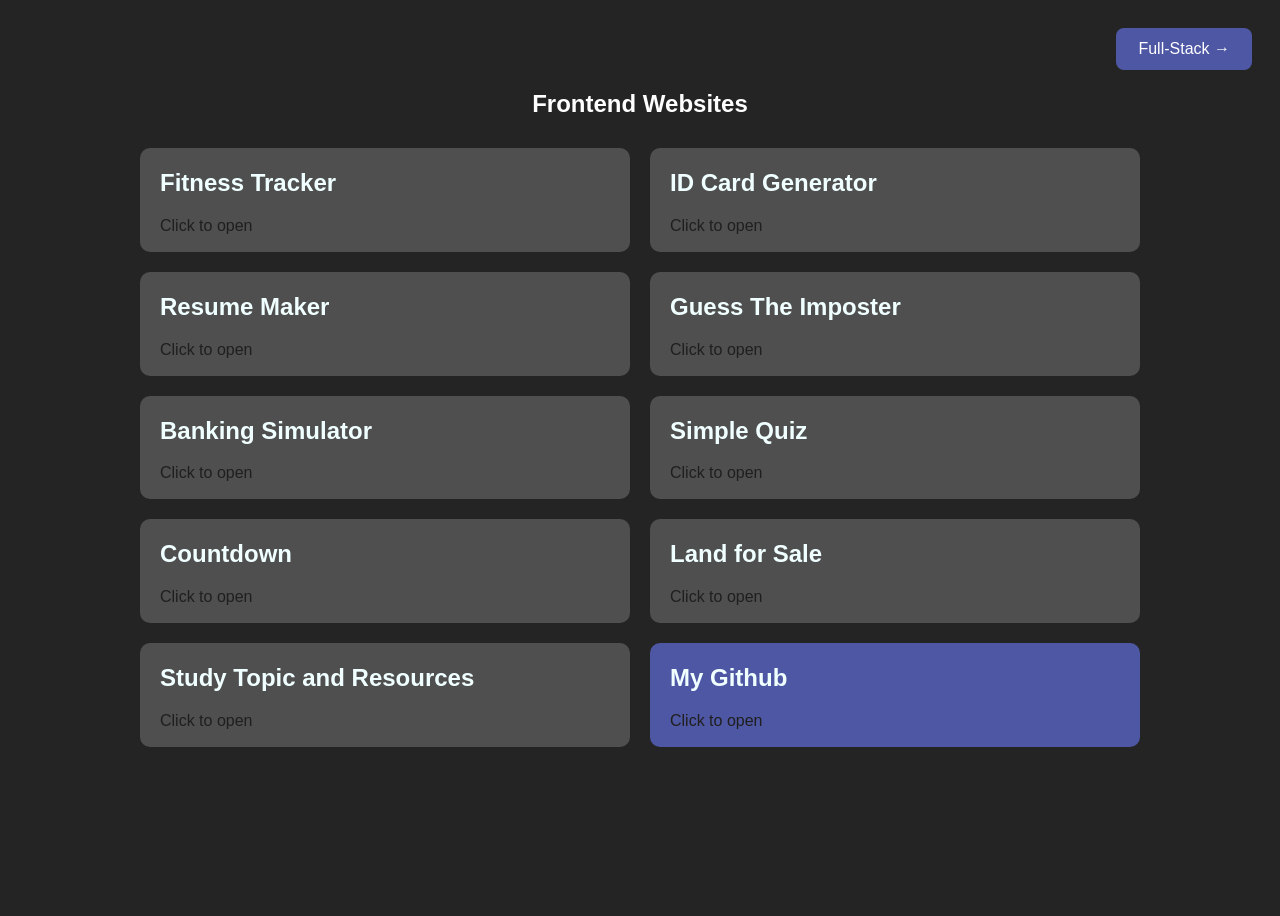
<file: index.html>
<!DOCTYPE html>
<html lang="en">
    <head>
        <meta charset="UTF-8">
		<meta name="viewport" content="width=device-width, initial-scale=1.0">
        <title>My Programs</title>
        <style>
            body {
                font-family: Arial, Helvetica, sans-serif;
                background-color: #242424;
            }
            h1 {
                text-align: center;
                color: aliceblue;
            }
            .grid {
                display: grid;
                grid-template-columns: repeat(2, minmax(220px, 1fr));
                max-width: 1000px;
                margin: auto;
                gap: 20px;
            }
            .card {
                transition: transform 0.2s ease;
                padding: 1px 20px;
                border-radius: 10px;
                background-color: #504f4f;
            }
            .card:hover {
                transform: scale(1.03);
            }
            .card a {
                color: azure;
                text-decoration: none;
                
            }
            .card p {
                color: #1f1f1f;
            }
            .git-card {
                transition: transform 0.2s ease;
                padding: 1px 20px;
                border-radius: 10px;
                background-color: #4e57a4;
            }
            .git-card:hover {
                transform: scale(1.03);
            }
            .git-card a {
                color: azure;
                text-decoration: none;
                
            }
            .git-card p {
                color: #1f1f1f;
            }

            .slider{
                display:flex;
                overflow-x:auto;
                scroll-snap-type:x mandatory;
                scroll-behavior:smooth;
                width:100%;
                min-height:100vh;
            }

            .slider::-webkit-scrollbar{
                display:none;
            }

            .page{
                flex:0 0 100%;
                scroll-snap-align:start;
                padding:20px;
                box-sizing:border-box;
            }

            .page h1{
                text-align:center;
                color:white;
                margin-bottom:30px;
            }

            .nav-right{
                display:flex;
                justify-content:flex-end;
                margin-bottom:20px;
            }

            .nav-left{
                display:flex;
                justify-content:flex-start;
                margin-bottom:20px;
            }

            .nav-right button,
            .nav-left button{
                background:#4e57a4;
                color:white;
                border:none;
                padding:12px 22px;
                border-radius:8px;
                cursor:pointer;
                font-size:16px;
                transition:0.2s;
            }

            .nav-right button:hover,
            .nav-left button:hover{
                transform:scale(1.05);
            }
        </style>
    </head>

    <body>
        <div class="slider">
            <!-- Frontend -->
            <section class="page" id="frontend">
                <div class="nav-right">
                    <button onclick="goToPage('fullstack')">
                        Full-Stack →
                    </button>
                </div>
                <h1>Frontend Websites</h1>
                <!-- Put all your current cards here -->
                <div class="grid">
                    <div class="card">
                        <a href="https://shrawil.github.io/Websites/Fitness-Tracker/" target="_blank">
                            <h2>Fitness Tracker</h2>
                            <p>Click to open</p>
                        </a>
                    </div>
                    <div class="card">
                        <a href="https://shrawil.github.io/Websites/ID-Card-Generator/" target="_blank">
                            <h2>ID Card Generator</h2>
                            <p>Click to open</p>
                        </a>
                    </div>
                    <div class="card">
                        <a href="https://shrawil.github.io/Websites/Resume-Maker/" target="_blank">
                            <h2>Resume Maker</h2>
                            <p>Click to open</p>
                        </a>
                    </div>
                    <div class="card">
                        <a href="https://shrawil.github.io/Websites/Guess-The-Imposter/" target="_blank">
                            <h2>Guess The Imposter</h2>
                            <p>Click to open</p>
                        </a>
                    </div>
                    <div class="card">
                        <a href="https://shrawil.github.io/Websites/NinBank/" target="_blank">
                            <h2>Banking Simulator</h2>
                            <p>Click to open</p>
                        </a>
                    </div>
                    <div class="card">
                        <a href="https://shrawil.github.io/Websites/Simple-Quiz-Program/" target="_blank">
                            <h2>Simple Quiz</h2>
                            <p>Click to open</p>
                        </a>
                    </div>
                    <div class="card">
                        <a href="https://shrawil.github.io/Websites/Countdown/" target="_blank">
                            <h2>Countdown</h2>
                            <p>Click to open</p>
                        </a>
                    </div>
                    <div class="card">
                        <a href="https://shrawil.github.io/Websites/LandForSale/" target="_blank">
                            <h2>Land for Sale</h2>
                            <p>Click to open</p>
                        </a>
                    </div>
                    <div class="card">
                        <a href="https://shrawil.github.io/Websites/DSA-Topics/" target="_blank">
                            <h2>Study Topic and Resources</h2>
                            <p>Click to open</p>
                        </a>
                    </div>
                    <div class="git-card">
                        <a href="https://github.com/Shrawil" target="_blank">
                            <h2>My Github</h2>
                            <p>Click to open</p>
                        </a>
                    </div>
                </div>
            </section>
            <!-- Full Stack -->
            <section class="page" id="fullstack">
                <div class="nav-left">
                    <button onclick="goToPage('frontend')">
                        ← Frontend
                    </button>
                </div>
                <h1>Full-Stack Web Applications</h1>
                <div class="grid">
                    <!-- Add your Django/full-stack projects here -->
                    <div class="card">
                        <a href="https://ninhub.onrender.com/" target="_blank">
                            <h2>NinHub</h2>
                            <p>Social Media Platform</p>
                        </a>
                    </div>
                    <div class="card">
                        <a href="YOUR_LINK" target="_blank">
                            <h2>MovieTime</h2>
                            <p>Movie Website</p>
                        </a>
                    </div>
                </div>
            </section>
        </div>
        <script>
            function goToPage(id){
                document.getElementById(id).scrollIntoView({
                    behavior: "smooth",
                    inline: "start"
                });
            }
        </script>
    </body>
</html>
</file>
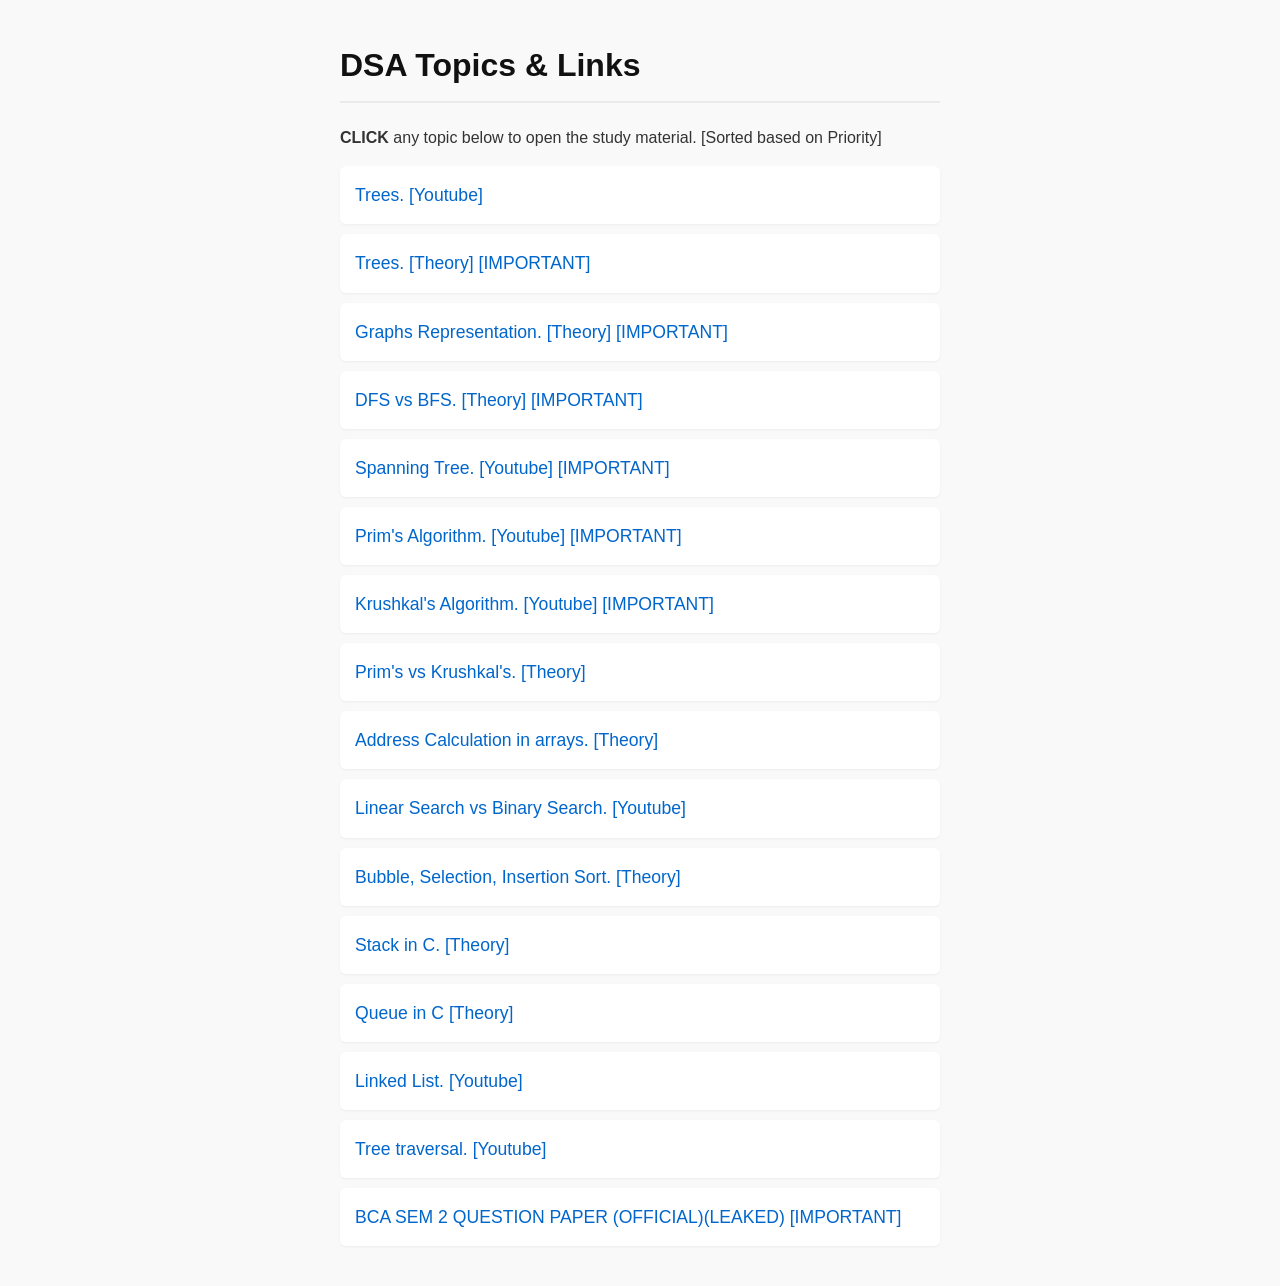
<file: DSA-Topics/index.html>
<!DOCTYPE html>
<html lang="en">
<head>
    <meta charset="UTF-8">
    <meta name="viewport" content="width=device-width, initial-scale=1.0">
    <title>DSA Topics & Links</title>
    <style>
        body {
            font-family: -apple-system, BlinkMacSystemFont, "Segoe UI", Roboto, Helvetica, Arial, sans-serif;
            background-color: #f9f9f9;
            color: #333;
            max-width: 600px;
            margin: 40px auto;
            padding: 0 20px;
            line-height: 1.6;
        }
        h1 {
            color: #111;
            border-bottom: 2px solid #eaeaea;
            padding-bottom: 10px;
        }
        .link-list {
            list-style: none;
            padding: 0;
        }
        .link-item {
            background: white;
            margin: 10px 0;
            padding: 15px;
            border-radius: 6px;
            box-shadow: 0 1px 3px rgba(0,0,0,0.05);
            display: flex;
            justify-content: space-between;
            align-items: center;
            transition: transform 0.2s;
        }
        .link-item:hover {
            transform: translateY(-2px);
            box-shadow: 0 4px 6px rgba(0,0,0,0.08);
        }
        .link-item a {
            color: #0066cc;
            text-decoration: none;
            font-weight: 500;
            font-size: 1.1rem;
            display: block;
            width: 100%;
        }
        .link-item a:hover {
            text-decoration: underline;
        }
    </style>
</head>
<body>

    <h1>DSA Topics & Links</h1>
    <p><strong>CLICK</strong> any topic below to open the study material. [Sorted based on Priority]</p>
    
    <ul class="link-list">
        <li class="link-item">
            <a href="https://youtu.be/iVJ_avaKDXk?si=JwJ-1CZYHHTk4n_5" target="_blank">Trees. [Youtube]</a>
        </li>
        
        <li class="link-item">
            <a href="https://www.geeksforgeeks.org/dsa/types-of-binary-tree/" target="_blank">Trees. [Theory] [IMPORTANT]</a>
        </li>
        
        <li class="link-item">
            <a href="https://www.geeksforgeeks.org/dsa/graph-and-its-representations/" target="_blank">Graphs Representation. [Theory] [IMPORTANT]</a>
        </li>
        
        <li class="link-item">
            <a href="https://www.geeksforgeeks.org/dsa/difference-between-bfs-and-dfs/" target="_blank">DFS vs BFS. [Theory] [IMPORTANT]</a>
        </li>

        <li class="link-item">
            <a href="https://youtu.be/h6cUkkaKNHw?si=goOp215VAnToj_Zs" target="_blank">Spanning Tree. [Youtube] [IMPORTANT]</a>
        </li>

        <li class="link-item">
            <a href="https://youtu.be/cplfcGZmX7I?si=Hku-Dd7x5KKUaYXC" target="_blank">Prim's Algorithm. [Youtube] [IMPORTANT]</a>
        </li>

        <li class="link-item">
            <a href="https://youtu.be/71UQH7Pr9kU?si=JkH1CXP89pAYZ3_u" target="_blank">Krushkal's Algorithm. [Youtube] [IMPORTANT]</a>
        </li>

        <li class="link-item">
            <a href="https://www.geeksforgeeks.org/dsa/difference-between-prims-and-kruskals-algorithm-for-mst/" target="_blank">Prim's vs Krushkal's. [Theory]</a>
        </li>

        <li class="link-item">
            <a href="https://www.geeksforgeeks.org/dsa/calculation-of-address-of-element-of-1-d-2-d-and-3-d-using-row-major-and-column-major-order/" target="_blank">Address Calculation in arrays. [Theory]</a>
        </li>
        
        <li class="link-item">
            <a href="https://youtu.be/sSYQ1H9-Vks?si=_xGn23VTstBjih1t/" target="_blank">Linear Search vs Binary Search. [Youtube]</a>
        </li>
        
        <li class="link-item">
            <a href="https://www.geeksforgeeks.org/dsa/comparison-among-bubble-sort-selection-sort-and-insertion-sort/" target="_blank">Bubble, Selection, Insertion Sort. [Theory]</a>
        </li>
        
        <li class="link-item">
            <a href="https://www.geeksforgeeks.org/c/implement-stack-in-c/" target="_blank">Stack in C. [Theory]</a>
        </li>
        
        <li class="link-item">
            <a href="https://www.geeksforgeeks.org/c/queue-in-c/" target="_blank">Queue in C [Theory]</a>
        </li>
        
        <li class="link-item">
            <a href="https://youtu.be/N6dOwBde7-M?si=HwOKSZ1Ih_90XaDO" target="_blank">Linked List. [Youtube]</a>
        </li>

        <li class="link-item">
            <a href="https://youtu.be/b_NjndniOqY?si=0UoAiLQiLzbdqBZz" target="_blank">Tree traversal. [Youtube]</a>
        </li>
        

        <li class="link-item">
            <a href="https://watchbutdonotlearn.github.io/" target="_blank">BCA SEM 2 QUESTION PAPER (OFFICIAL)(LEAKED) [IMPORTANT]</a>
        </li>
    </ul>

</body>
</html>
</file>
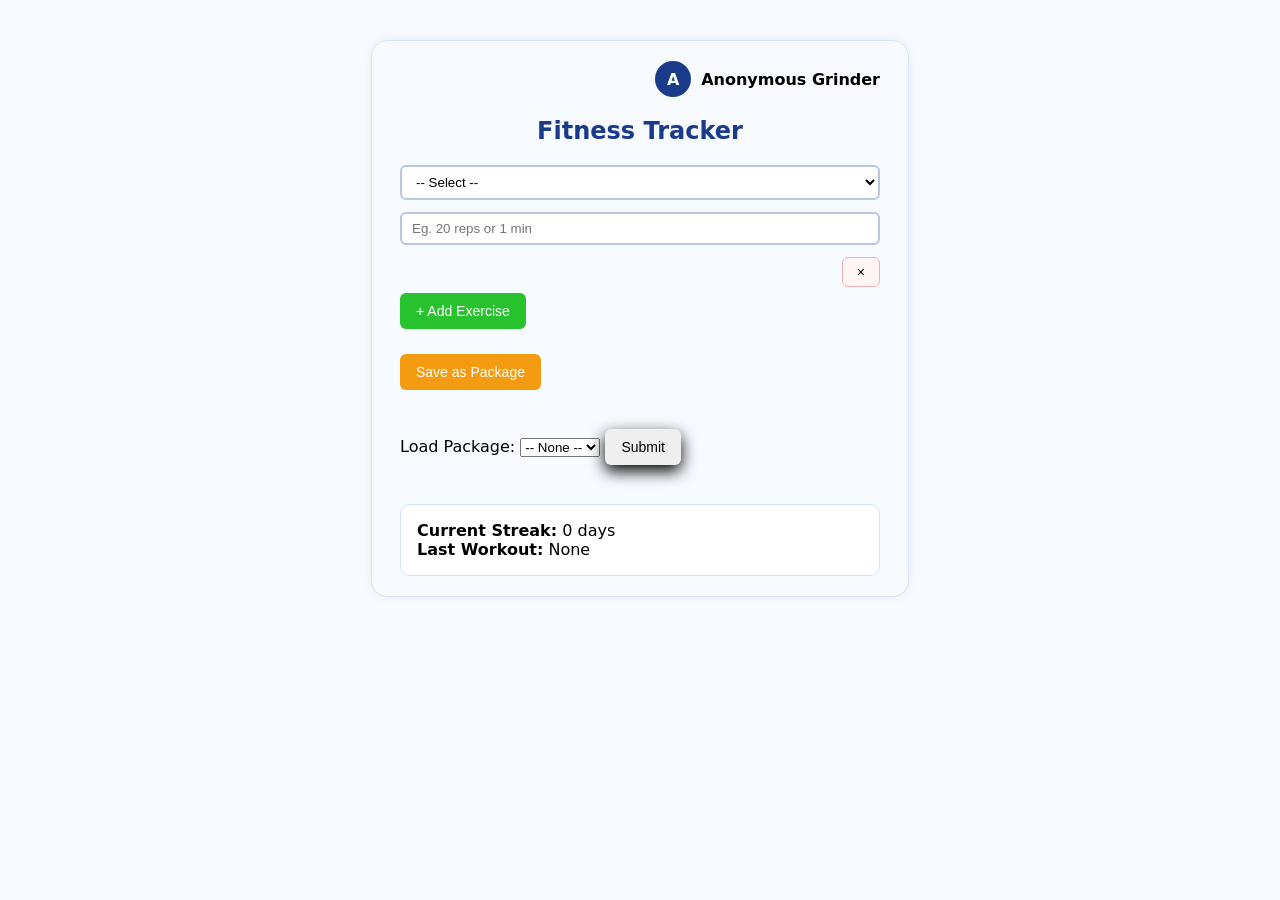
<file: Fitness-Tracker/index.html>
<!DOCTYPE html>
<html lang="en">
    <head>
        <meta charset="utf-8">
        <meta name="viewport" content="width=device-width, initial-scale=1.0">
        <title>Fitness Tracker</title>
        <style>
            body { 
                font-family: system-ui, sans-serif;
                max-width: 480px;
                margin: 40px auto;
                padding: 20px 28px;
                background: #f7faff;
                border: 1px solid #d6e2ff;
                border-radius: 16px;
                box-shadow: 0 0 12px rgba(0,0,0,0.06);
            }
            
            h2 {
                text-align: center;
                margin-bottom: 20px;
                color: #1a3a8a;
            }
            
            .exercise-row {
                display: flex;
                flex-direction: column;
                gap: 12px;
            }

            .exercise-row select,
            .exercise-row input { 
                flex: 1;
                padding: 7px 10px;
                border: 2px solid #b9c6e0; 
                border-radius: 6px;
                background: white;
            }
            
            .remove-btn {
                align-self: flex-end;
                width: auto;
                padding: 6px 14px;
                height: auto;
                font-size: 14px;
                background: #fff5f5;
                border: 1px solid #f1b0b0;
            }
            
            button { 
                padding: 10px 16px; 
                border: none;
                border-radius: 6px;
                cursor: pointer;
                font-size: 14px;
            }
            
        #submitBtn {
            position: sticky;
            bottom: 10px;
            margin-top: 20px;
            box-shadow: 0 6px 16px rgba(0,0,0);
        }
            #addBtn { background: #28c22f; color: white; margin-top: 6px; }
            #savePkgBtn { background: #f39c12; color: white; }
            
            .box {
                border: 1px solid #d6e2ff;
                padding: 16px;
                border-radius: 10px;
                margin-top: 20px;
                background: white;
            }
        @media (max-width: 600px) {
            body {
                margin: 0;
                border-radius: 0;
                max-width: 100%;
                padding: 16px;
                box-shadow: none;
            }
            
            h2 {
                font-size: 22px;
            }
            
            .exercise-row {
                flex-direction: column;
                gap: 10px;
            }
            
            .exercise-row select,
            .exercise-row input {
                font-size: 16px;
                padding: 12px;
            }
            
            .remove-btn {
                width: 100%;
                height: 40px;
                font-size: 18px;
            }
            
            button {
                width: 100%;
                padding: 14px;
                font-size: 16px;
            }
            
            #addBtn {
                margin-top: 12px;
            }
            
            #savePkgBtn {
                margin-top: 12px;
            }
            
            .box {
                font-size: 15px;
            }
        }
            
        </style>
        </head>
    
        <body>
        <div id="profileBar" style="
            display:flex;
            align-items:center;
            justify-content:flex-end;
            gap:10px;
            margin-bottom:16px;
        ">
            <div id="avatar" style="
                width:36px;
                height:36px;
                border-radius:50%;
                background:#1a3a8a;
                color:white;
                display:flex;
                align-items:center;
                justify-content:center;
                font-weight:700;
                cursor:pointer;
            ">?</div>
            <span id="profileName" style="font-weight:600;"></span>
        </div>
        
        <input type="file" id="avatarInput" accept="image/*" style="display:none;">

        <h2>Fitness Tracker</h2>
        <div id="workoutUI">
            <div id="exerciseContainer"></div>
            <button id="addBtn">+ Add Exercise</button>
            <br><br>
            
            <button id="savePkgBtn" style="background:#f39c12;color:white;margin-top:6px;">Save as Package</button>
                
            <br><br>
            <label>Load Package:</label>
            <select id="packageSelect">
                <option value="">-- None --</option>
            </select>
                
            <button id="submitBtn">Submit</button><br><br>
        </div>
        
        <div id="summary" class="box" style="display:none;"></div>
        <div id="streakBox" class="box"></div>
            
        <script>
            const exerciseNames = {
                wallpushups: "Wall Push Ups",
                kneepushups: "Knee Push Ups",
                normalpushups: "Normal Push Ups",
                widepushups: "Wide Push Ups",
                diamondpushups: "Diamond Push Ups",
                russianpushups: "Russian Push Ups",
                declinedpushups: "Declined Push Ups",
                pikepushups: "Pike Push Ups",
                archerpushups: "Archer Push Ups",
                pseudo_planche_pushups: "Pseudo Planche Push Ups",
                planche_pushups: "Planche Push Ups",
                dips: "Dips",
            
                australianpullups: "Australian Pull Ups",
                chinups: "Chin Ups",
                closepullups: "Close Grip Pull Ups",
                pullups: "Pull Ups",
                widepullups: "Wide Grip Pull Ups",
                negativemuscleups: "Negative Muscle Ups",
                muscleups: "Muscle Ups",
            
                squats: "Squats",
                lunges: "Lunges",
                glutebridges: "Glute Bridges",
                calfraises: "Calf Raises",
                wall_sit: "Wall Sit",
                jump_squats: "Jump Squats",
                pistolsquats: "Pistol Squats",
            
                planks: "Planks",
                side_plank: "Side Plank",
                situps: "Sit Ups",
                flutter_kicks: "Flutter Kicks",
                legraises: "Leg Raises",
                hanging_leg_raises: "Hanging Leg Raises",
                hollow_body_hold: "Hollow Body Hold",
                toes_to_bar: "Toes to Bar",
                lsit: "L-Sit",
            
                jumping_jacks: "Jumping Jacks",
                high_knees: "High Knees",
                mountain_climbers: "Mountain Climbers",
                skipping: "Skipping",
                burpees: "Burpees",
                bear_crawl: "Bear Crawl"
            };


            
            /* ----------- AVATAR AND USERNAME SYSTEM ------------*/

            document.getElementById("avatar").addEventListener("click", () => {
                if (!confirm("Edit profile?")) return;
            
                const currentName = getUserName();
                const newName = prompt("Enter your name:", currentName);
                if (newName) saveUser(newName);
            
                document.getElementById("avatarInput").click();
            });

            document.getElementById("avatarInput").addEventListener("change", e => {
                const file = e.target.files[0];
                if (!file) return;
            
                const reader = new FileReader();
                reader.onload = () => {
                    saveUser(null, reader.result);
                    initProfile();
                };
                reader.readAsDataURL(file);
            });
            function getUserName() {
                return localStorage.getItem("username");
            }
            
            function getAvatar() {
                return localStorage.getItem("userAvatar");
            }
            
            function saveUser(name, avatar) {
                if (name) localStorage.setItem("username", name);
                if (avatar) localStorage.setItem("userAvatar", avatar);
            }
            
            function initProfile() {
                let name = getUserName();
                if (!name) {
                    name = prompt("Enter your name:");
                    if (!name) name = "Anonymous Grinder";
                    saveUser(name);
                }
            
                const avatar = getAvatar();
                const avatarDiv = document.getElementById("avatar");
                const nameSpan = document.getElementById("profileName");
            
                nameSpan.textContent = name;
            
                if (avatar) {
                    avatarDiv.style.backgroundImage = `url(${avatar})`;
                    avatarDiv.style.backgroundSize = "cover";
                    avatarDiv.textContent = "";
                } else {
                    avatarDiv.textContent = name.charAt(0).toUpperCase();
                }
            }

            
            /* ----------------- PACKAGE SYSTEM ----------------- */

            function getPackages() {
                return JSON.parse(localStorage.getItem("packages") || "{}");
            }
            
            function savePackages(pkgs) {
                localStorage.setItem("packages", JSON.stringify(pkgs));
            }
            
            function refreshPackageList() {
                const pkgs = getPackages();
                const pkgSelect = document.getElementById("packageSelect");
                pkgSelect.innerHTML = `<option value="">-- None --</option>`;
                for (const name in pkgs) {
                    const opt = document.createElement("option");
                    opt.value = name;
                    opt.textContent = name;
                    pkgSelect.appendChild(opt);
                }
            }
            
            /* ----------------- ROW CREATION ----------------- */
            
            function createExerciseRow(exValue = "", amtValue = "") {
                const row = document.createElement("div");
                row.className = "exercise-row";
                
                row.innerHTML = `
                    <select class="exercise">
                        <option value="">-- Select --</option>
                        
                        <option value="wallpushups">Wall Push Ups</option>
                        <option value="kneepushups">Knee Push Ups</option>
                        <option value="normalpushups">Normal Push Ups</option>
                        <option value="widepushups">Wide Push Ups</option>
                        <option value="diamondpushups">Diamond Push Ups</option>
                        <option value="russianpushups">Russian Push Ups</option>
                        <option value="declinedpushups">Declined Push Ups</option>
                        <option value="pikepushups">Pike Push Ups</option>
                        <option value="archerpushups">Archer Push Ups</option>
                        <option value="pseudo_planche_pushups">Pseudo Planche Push Ups</option>
                        <option value="planche_pushups">Planche Push Ups</option>
                        <option value="dips">Dips</option>
                        
                        <option value="australianpullups">Australian Pull Ups</option>
                        <option value="chinups">Chin Ups</option>
                        <option value="closepullups">Close Grip Pull Ups</option>
                        <option value="pullups">Pull Ups</option>
                        <option value="widepullups">Wide Grip Pull Ups</option>
                        <option value="negativemuscleups">Negative Muscle Ups</option>
                        <option value="muscleups">Muscle Ups</option>
                        
                        <option value="squats">Squats</option>
                        <option value="lunges">Lunges</option>
                        <option value="glutebridges">Glute Bridges</option>
                        <option value="calfraises">Calf Raises</option>
                        <option value="wall_sit">Wall Sit</option>
                        <option value="jump_squats">Jump Squats</option>
                        <option value="pistolsquats">Pistol Squats</option>
                        
                        <option value="planks">Planks</option>
                        <option value="side_plank">Side Plank</option>
                        <option value="situps">Sit Ups</option>
                        <option value="flutter_kicks">Flutter Kicks</option>
                        <option value="legraises">Leg Raises</option>
                        <option value="hanging_leg_raises">Hanging Leg Raises</option>
                        <option value="hollow_body_hold">Hollow Body Hold</option>
                        <option value="toes_to_bar">Toes to Bar</option>
                        <option value="lsit">L-Sit</option>
                        
                        <option value="jumping_jacks">Jumping Jacks</option>
                        <option value="high_knees">High Knees</option>
                        <option value="mountain_climbers">Mountain Climbers</option>
                        <option value="skipping">Skipping</option>
                        <option value="burpees">Burpees</option>
                        <option value="bear_crawl">Bear Crawl</option>
                        
                    </select>
                    <input type="text" class="amount" placeholder="Eg. 20 reps or 1 min">
                    <button class="remove-btn" title="Remove row">&times;</button>
                `;
                
                const ex = row.querySelector(".exercise");
                const amt = row.querySelector(".amount");
                const removeBtn = row.querySelector(".remove-btn");
                
                ex.value = exValue;
                amt.value = amtValue;
                
                removeBtn.addEventListener("click", () => row.remove());
                
                document.getElementById("exerciseContainer").appendChild(row);
                return row;
            }
            
            /* ----------------- LOAD PACKAGE ----------------- */
            
            document.getElementById("packageSelect").addEventListener("change", () => {
                const name = document.getElementById("packageSelect").value;
                if (!name) return;
                
                const pkgs = getPackages();
                const pkg = pkgs[name];
                
                const container = document.getElementById("exerciseContainer");
                container.innerHTML = "";
                
                pkg.forEach(item => createExerciseRow(item.ex, item.amt));
            });
            
            /* ----------------- SAVE PACKAGE ----------------- */
            
            document.getElementById("savePkgBtn").addEventListener("click", () => {
                const rows = document.querySelectorAll(".exercise-row");
                let pkg = [];
                
                rows.forEach(row => {
                    const ex = row.querySelector(".exercise").value;
                    const amt = row.querySelector(".amount").value.trim();
                    if (ex && amt) pkg.push({ ex, amt });
                });
                
                if (pkg.length === 0) {
                    alert("Add at least one exercise to save a package.");
                    return;
                }
                
                const name = prompt("Name your package:");
                if (!name) return;
                
                const pkgs = getPackages();
                pkgs[name] = pkg;
                savePackages(pkgs);
                refreshPackageList();
                
                alert("Package saved.");
            });
            
            /* ----------------- STREAK SYSTEM ----------------- */
            
            function getToday() {
                const d = new Date();
                return d.toISOString().split("T")[0];
            }
            
            function loadStreak() {
                return Number(localStorage.getItem("streak") || 0);
            }
            
            function loadLastDate() {
                return localStorage.getItem("lastDate") || "";
            }
            
            function saveStreak(streak, date) {
                localStorage.setItem("streak", streak);
                localStorage.setItem("lastDate", date);
            }
            
            function updateStreak() {
                const today = getToday();
                const last = loadLastDate();
                let streak = loadStreak();
                
                if (last === today) return streak;
                
                const y = new Date();
                y.setDate(y.getDate() - 1);
                const yesterday = y.toISOString().split("T")[0];
                
                if (last === yesterday) streak++;
                else streak = 1;
                
                saveStreak(streak, today);
                return streak;
            }
            
            function refreshStreakBox() {
                const streak = loadStreak();
                const last = loadLastDate();
                document.getElementById("streakBox").innerHTML =
                    `<strong>Current Streak:</strong> ${streak} days<br>
                     <strong>Last Workout:</strong> ${last || "None"}`;
            }
            
            /* ----------------- SUBMIT ----------------- */
            
            document.getElementById("submitBtn").addEventListener("click", () => {
                const rows = document.querySelectorAll(".exercise-row");
                const summary = document.getElementById("summary");
                const workoutUI = document.getElementById("workoutUI");
                let list = "";
            
                rows.forEach(row => {
                    const ex = row.querySelector(".exercise").value;
                    const amt = row.querySelector(".amount").value.trim();
                    if (ex && amt) {
                        const label = exerciseNames[ex] || ex;
                        list += `<p><strong>${label}:</strong> ${amt}</p>`;
                    }
                });
            
                if (!list) {
                    summary.style.display = "block";
                    summary.textContent = "Fill at least one exercise row.";
                    return;
                }
            
                const streak = updateStreak();
            
                summary.style.display = "block";
                summary.innerHTML = `
                    <h3>Workout Summary</h3>
                    ${list}
                    <p><strong>Streak:</strong> ${streak} days</p>
                    <p style="font-size:12px;color:#666;">Take a screenshot</p>
                `;
            
                workoutUI.style.opacity = "0";
                workoutUI.style.pointerEvents = "none";
            
                setTimeout(() => {
                    workoutUI.style.display = "none";
                }, 200);
            
                refreshStreakBox();
            });

            /* ----------------- INIT ----------------- */
            
            // THIS is the missing line you didn't have in your last file:
            document.getElementById("addBtn").addEventListener("click", createExerciseRow);
            
            // create first row and load saved state
            createExerciseRow();
            refreshPackageList();
            refreshStreakBox();
            initProfile();
        </script>
            
    </body>
</html>
</file>
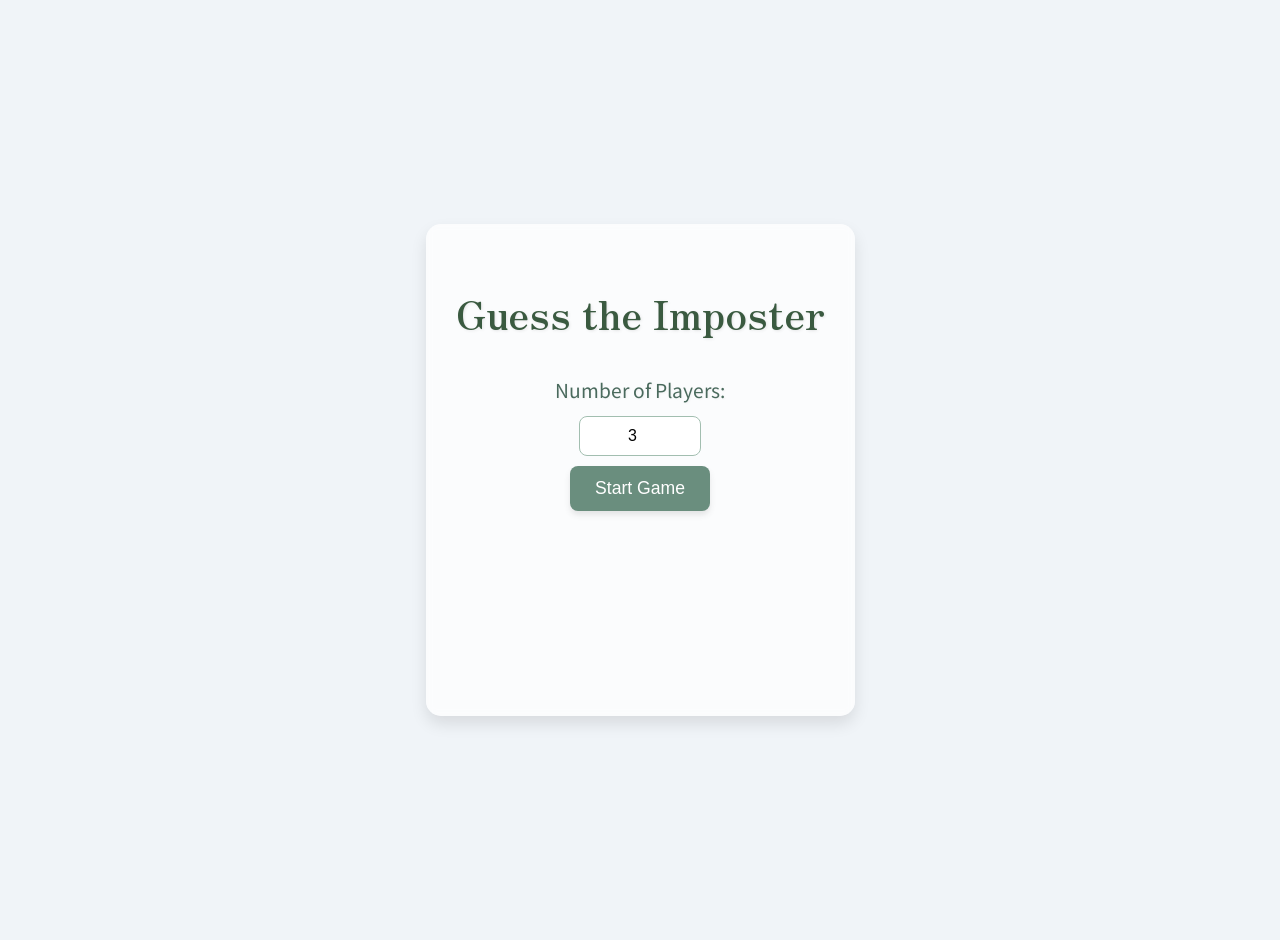
<file: Guess-The-Imposter/index.html>
<!DOCTYPE html>
<html lang="en">
<head>
    <meta charset="UTF-8">
    <meta name="viewport" content="width=device-width, initial-scale=1.0">
    <title>Guess the Imposter - Serene Edition</title>
    <link href="https://fonts.googleapis.com/css2?family=Noto+Sans+JP:wght@400;700&family=Zen+Old+Mincho&display=swap" rel="stylesheet">
    <style>
        body {
            background-color: #f0f4f8; /* Light blue-gray */
            font-family: 'Noto Sans JP', monospace, sans-serif;
            color: #333;
            padding: 20px;
            text-align: center;
            line-height: 1.6;
            background-image: url('https://files.catbox.moe/nc5cyy.png');
            background-repeat: no-repeat;
            background-size: cover; /* This makes the image cover the entire background */
            background-position: center center; /* This centers the image */
            min-height: 100vh; /* Ensures the body takes full viewport height */
            margin: 0; /* Remove default body margin */
            display: flex; /* Use flexbox to center content vertically if needed */
            justify-content: center; /* Center content horizontally */
            align-items: center; /* Center content vertically */
        }

        .game-container {
            background-color: rgba(255, 255, 255, 0.75); /* Semi-transparent white background */
            backdrop-filter: blur(5px); /* Optional: adds a subtle blur effect behind the container */
            border-radius: 15px; /* Rounded corners for a softer look */
            padding: 30px;
            margin: 40px auto; /* Center the container with some top/bottom margin */
            max-width: 600px; /* Limit width for better readability on large screens */
            box-shadow: 0 8px 16px rgba(0, 0, 0, 0.1); /* Soft shadow for depth */
            text-align: center; /* Ensure text inside is centered */
        }

        h1 {
            font-family: 'Zen Old Mincho', serif;
            color: #3a5a40; /* Slightly darker green for better contrast */
            margin-bottom: 30px;
            font-size: 2.5em;
            text-shadow: 1px 1px 3px rgba(0,0,0,0.1); /* Subtle text shadow */
        }
        label {
            font-size: 1.2em; /* Slightly larger label */
            color: #4a6a5d; /* Darker muted teal for better visibility */
            text-shadow: 0.5px 0.5px 2px rgba(0,0,0,0.05); /* Very subtle text shadow */
        }
        input[type="number"] {
            padding: 10px;
            border: 1px solid #a2beb0; /* Match player button border */
            border-radius: 8px;
            font-size: 1em;
            width: 100px;
            text-align: center;
            margin-top: 10px;
            background-color: rgba(255, 255, 255, 0.9); /* Slightly opaque white */
            transition: border-color 0.3s ease;
        }
        input[type="number"]:focus {
            outline: none;
            border-color: #8fa69c; /* Softer green focus */
        }
        button {
            background-color: #6a8e7e; /* A bit darker calm green */
            color: white;
            padding: 12px 25px;
            margin: 10px;
            border: none;
            border-radius: 8px;
            font-size: 1.1em;
            cursor: pointer;
            transition: background-color 0.2s ease, transform 0.2s ease, box-shadow 0.2s ease;
            box-shadow: 0 4px 6px rgba(0, 0, 0, 0.1);
        }
        button:hover {
            background-color: #5a7b6c; /* Darker green on hover */
            transform: translateY(-2px);
            box-shadow: 0 6px 8px rgba(0, 0, 0, 0.15);
        }
        button:active {
            transform: translateY(0);
            box-shadow: 0 2px 4px rgba(0, 0, 0, 0.1);
        }
        .player-buttons-container {
            display: flex;
            flex-wrap: wrap; /* Allow buttons to wrap on smaller screens */
            justify-content: center;
            gap: 10px; /* Space between buttons */
            margin-top: 25px;
            max-width: 800px; /* Allow wider button rows inside container */
            margin-left: auto;
            margin-right: auto;
        }
        .player-btn {
            background-color: #9ac2af; /* Slightly darker light green */
            color: #333;
            padding: 10px 20px;
            border: 1px solid #8bb19c; /* Darker border for contrast */
            font-size: 1em;
            flex-grow: 1; /* Allow buttons to grow */
            max-width: 150px; /* Max width for individual buttons */
            box-shadow: 0 2px 4px rgba(0, 0, 0, 0.08);
        }
        .player-btn:hover {
            background-color: #8bb19c;
        }
        .player-btn.disabled {
            background-color: rgba(219, 228, 232, 0.7); /* Match container transparency for disabled state */
            color: #777;
            cursor: not-allowed;
            transform: none;
            box-shadow: none;
        }
        #word, #result {
            margin-top: 30px;
            font-size: 1.3em;
            font-weight: bold;
            min-height: 40px; /* Ensure consistent spacing */
            color: #3a5a40; /* Darker green for messages */
            text-shadow: 0.5px 0.5px 1px rgba(0,0,0,0.05);
        }
        #result {
            color: #d9534f; /* Red for imposter, or green for safe */
        }
        #word.imposter-message {
            color: #c9403b; /* Slightly darker red for imposter message */
        }

        /* Mobile responsiveness */
        @media (max-width: 600px) {
            .game-container {
                margin: 20px auto;
                padding: 20px;
            }
            h1 {
                font-size: 2em;
            }
            button {
                padding: 10px 20px;
                font-size: 1em;
            }
            .player-buttons-container {
                gap: 8px;
            }
            .player-btn {
                width: calc(50% - 16px); /* Two buttons per row on small screens */
                max-width: none;
                padding: 8px 15px;
            }
            input[type="number"] {
                width: 70px;
            }
        }
    </style>
</head>
<body>
    <div class="game-container">
        <h1>Guess the Imposter</h1>

        <label for="playerCount">Number of Players: </label>
        <br>
        <input type="number" id="playerCount" min="2" value="3">
        <br>
        <button onclick="startGame()">Start Game</button>

        <div id="playerButtons" class="player-buttons-container"></div>
        <div id="word"></div>
        <div id="result"></div>
    </div>

    <script>
        let imposterNumber = 0;
        let commonWord = ""; // This will be chosen randomly each game
        const words = ["Panda", "Pants", "Mango", "Human", "Minecraft", "Skin", "Sigma", "Towel", "Zombie", "Robot", "Chess", "Chicken", "Hoodie", "Laptop", "Mobile", "Kite", "Needle", "Glue", "Piano", "Shrawil", "Plant", "School", "Burger", "Mother", "Mouse", "Kitchen", "Ocean", "Mountain", "Book", "Chair"]; // Expanded list

        let revealedPlayers = new Set(); // to track players whose info has been revealed and button disabled
        let activePlayerButton = null; // Tracks the button currently showing info

        function startGame() {
            const count = parseInt(document.getElementById('playerCount').value);
            if(count < 2) { alert("Minimum 2 players!"); return; }

            imposterNumber = Math.floor(Math.random() * count) + 1;
            revealedPlayers.clear();
            commonWord = words[Math.floor(Math.random() * words.length)];
            activePlayerButton = null; // Reset for new game

            const btnContainer = document.getElementById('playerButtons');
            btnContainer.innerHTML = "";
            for(let i=1; i<=count; i++) {
                const btn = document.createElement("button");
                btn.textContent = "Player " + i;
                btn.className = "player-btn";
                // Store player number on the button itself for easy access
                btn.dataset.playerNum = i;
                btn.onclick = () => handlePlayerButtonClick(btn); // Use new handler
                btnContainer.appendChild(btn);
            }

            document.getElementById('word').textContent = "";
            document.getElementById('result').textContent = "";
            document.getElementById('word').classList.remove('imposter-message');
        }

        function handlePlayerButtonClick(button) {
            const playerNum = parseInt(button.dataset.playerNum);
            const wordElement = document.getElementById('word');
            const resultElement = document.getElementById('result');

            // --- CRITICAL FIX START ---
            // If this player has already been revealed and disabled, do nothing.
            if (revealedPlayers.has(playerNum)) {
                return;
            }
            // --- CRITICAL FIX END ---

            if (button === activePlayerButton) {
                // Second click on the currently active button: Hide info and disable button
                wordElement.textContent = "";
                resultElement.textContent = "";
                wordElement.classList.remove('imposter-message');
                button.classList.add("disabled"); // Disable the button visually
                revealedPlayers.add(playerNum); // Mark this player as permanently revealed/disabled
                activePlayerButton = null; // No button is active anymore
            } else if (activePlayerButton !== null) {
                // Another player's info is currently showing, prevent new reveal
                alert("Please click 'Player " + activePlayerButton.dataset.playerNum + "' again to hide their info first!");
                return;
            } else {
                // First click: Show info
                activePlayerButton = button; // Set this button as active

                wordElement.classList.remove('imposter-message'); // Reset styling

                if (playerNum === imposterNumber) {
                    wordElement.textContent = "You are the IMPOSTER!";
                    wordElement.classList.add('imposter-message'); // Add distinct styling
                    resultElement.textContent = "Your goal is to blend in and guess the common word!";
                } else {
                    wordElement.textContent = "Your Word: " + commonWord;
                    resultElement.textContent = "You are safe! Try to identify the imposter.";
                }
            }
        }
    </script>
</body>
</html>
</file>
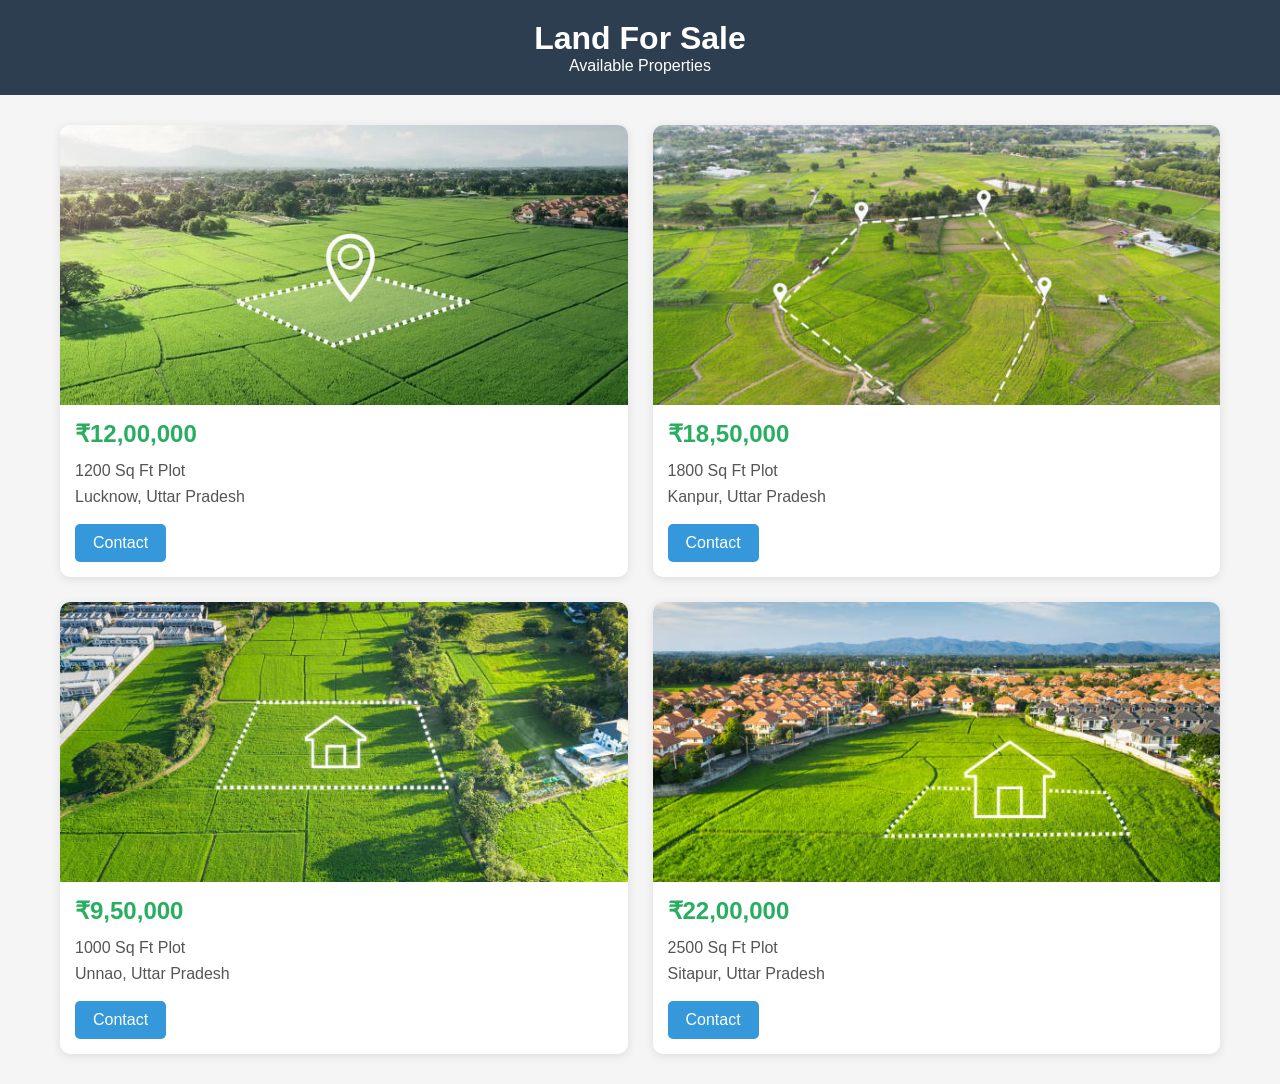
<file: LandForSale/index.html>
<!DOCTYPE html>
<html lang="en">
<head>
<meta charset="UTF-8">
<meta name="viewport" content="width=device-width, initial-scale=1.0">
<title>Land For Sale</title>

<style>
    *{
        margin:0;
        padding:0;
        box-sizing:border-box;
        font-family: Arial, sans-serif;
    }

    body{
        background:#f5f5f5;
    }

    header{
        background:#2c3e50;
        color:white;
        text-align:center;
        padding:20px;
    }

    .container{
        max-width:1200px;
        margin:30px auto;
        padding:0 20px;
    }

    .grid{
        display:grid;
        grid-template-columns:repeat(2, 1fr);
        gap:25px;
    }

    .card{
        background:white;
        border-radius:10px;
        overflow:hidden;
        box-shadow:0 2px 10px rgba(0,0,0,0.1);
        transition:0.3s;
    }

    .card:hover{
        transform:translateY(-5px);
    }

    .card img{
        width:100%;
        height:280px;
        object-fit:cover;
        display:block;
    }

    .card-content{
        padding:15px;
    }

    .price{
        font-size:24px;
        font-weight:bold;
        color:#27ae60;
        margin-bottom:10px;
    }

    .details{
        color:#555;
        line-height:1.6;
    }

    .contact-btn{
        display:inline-block;
        margin-top:15px;
        padding:10px 18px;
        background:#3498db;
        color:white;
        text-decoration:none;
        border-radius:5px;
    }

    .contact-btn:hover{
        background:#2980b9;
    }

    @media (max-width: 768px){
        .grid{
            grid-template-columns:1fr;
        }

        .card img{
            height:220px;
        }
    }
</style>
</head>
<body>

<header>
    <h1>Land For Sale</h1>
    <p>Available Properties</p>
</header>

<div class="container">
    <div class="grid">

        <!-- LAND 1 -->
        <div class="card">
            <img src="land1.jpg" alt="Land 1">
            <div class="card-content">
                <div class="price">₹12,00,000</div>
                <div class="details">
                    1200 Sq Ft Plot<br>
                    Lucknow, Uttar Pradesh
                </div>
                <a href="tel:+919999999999" class="contact-btn">Contact</a>
            </div>
        </div>

        <!-- LAND 2 -->
        <div class="card">
            <img src="land2.jpg" alt="Land 2">
            <div class="card-content">
                <div class="price">₹18,50,000</div>
                <div class="details">
                    1800 Sq Ft Plot<br>
                    Kanpur, Uttar Pradesh
                </div>
                <a href="tel:+919999999999" class="contact-btn">Contact</a>
            </div>
        </div>

        <!-- LAND 3 -->
        <div class="card">
            <img src="land3.jpg" alt="Land 3">
            <div class="card-content">
                <div class="price">₹9,50,000</div>
                <div class="details">
                    1000 Sq Ft Plot<br>
                    Unnao, Uttar Pradesh
                </div>
                <a href="tel:+919999999999" class="contact-btn">Contact</a>
            </div>
        </div>

        <!-- LAND 4 -->
        <div class="card">
            <img src="land4.jpg" alt="Land 4">
            <div class="card-content">
                <div class="price">₹22,00,000</div>
                <div class="details">
                    2500 Sq Ft Plot<br>
                    Sitapur, Uttar Pradesh
                </div>
                <a href="tel:+919999999999" class="contact-btn">Contact</a>
            </div>
        </div>

    </div>
</div>

</body>
</html>
</file>
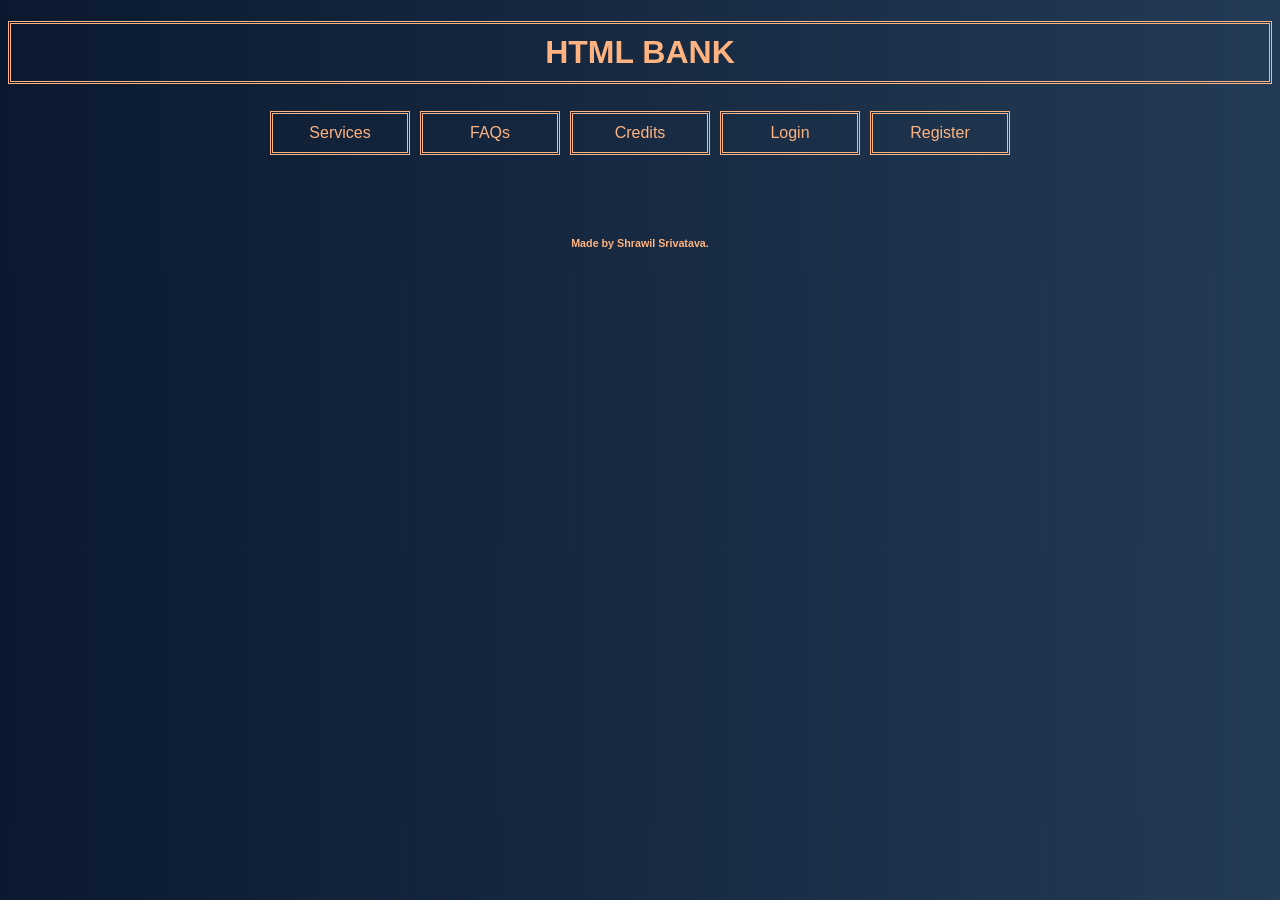
<file: NinBank/index.html>
<!doctype html>
<html lang="en">
    <head>
        <meta charset="UTF-8" />
        <title>Banking Simulator</title>
        <style>
            html {
                text-align: center;
            }
            body {
                font-family: Verdana, Geneva, Tahoma, sans-serif;
                background: linear-gradient(to RIGHT, #0a192f, #243b55);
                color: #ffb380;
            }
            h1 {
              border: double;
              padding: 10px 20px;
            }
            nav a {
                border: double;
            }
            img {
                height: 100px;
                position: absolute;
                left: 150px;
                top: 200px;
                border: groove;
            }
            .container {
                justify-content: center;
                display: grid;
                grid-template-columns: repeat(5, 150px);
            }
            .cell {
                text-align: center;
                margin: 5px;
                border: double;
                transition: transform 0.2s ease;
                padding: 10px;
            }
            .cell:hover {
                transform: scale(1.1);
                background-color: dimgray;
                color: aliceblue;
                cursor: pointer;
            }
            .cell:active {
                transform: scale(0.95);
            }
            #loginDiv {
                text-align: center;
                justify-self: center;
            }
            h3 {
                border: double;
            }
            input {
                border-radius: 10px;
            }
            .submit {
                color: #000000;
                background-color: chocolate;
                border: inset;
                border-radius: 10px;
                border-color: coral;
                transition: transform 0.2s ease;
            }
            .submit:hover {
                transform: scale(1.1);
            }
            .submit:active {
                transform: scale(0.95);
            }
            .label {
                border: solid;
                border-radius: 20px;
                padding: 10px 10px;
            }
        </style>
    </head>
    <body>
        <h1>HTML BANK</h1>
        <div class="container">
            <div class="cell" id="services">Services</div>
            <div class="cell" id="faqs">FAQs</div>
            <div class="cell" id="credits">Credits</div>
            <div class="cell" id="login">Login</div>
            <div class="cell" id="register">Register</div>
        </div>
        <br />
        <p id="content"></p>
        <br>
        <p id="content2"></p>
        <script>
            let user;
            let content = document.getElementById("content");
            let content2 = document.getElementById("content2");
            let loggedIn = false;
            let balance = 1000.00;
            let univPass = null;
            let transactions = [];
            let n = 0;
            
            function home() {
                content.innerHTML = `
                <h4>Welcome!</h4>
                <div class="container">
                    <div class="cell" id="balance" onclick="showBal()">Balance</div>
                    <div class="cell" id="pay" onclick="pay()">Pay</div>
                    <div class="cell" id="transactions" onclick="trans()">Transactions</div>
                    <div class="cell" id="deposit" onclick="deposit()">Deposit</div>
                    <div class="cell" id="bills" onclick="bills()">Pay Bills</div>
                </div>
                `;
            }
            
            function bills() {
                content2.innerText = 'This feature is yet to come!';
            }
            
            function showBal() {
                content2.innerText = `Balance : ${balance}`;
            }
            
             //PAY FUNCTION - START
            function pay() {
                content2.innerHTML = `
                <label class="label">Username<input type="text" id="toUser" placeholder="Enter an username"></label><br>
                <br><br>
                <label class="label">Amount <input type="number" id="amount" placeholder="Enter an amount"></label><br>
                <br><br>
                <label class="label">Password<input type="password" id="confirm" placeholder="Enter your password"></label><br>
                <br><br>
                <input class="submit" type="submit" onclick="checkPay()">
                `;
            }
            function checkPay() {
                let amount = parseFloat(document.getElementById("amount").value);
                let toUser = document.getElementById("toUser").value;
                let confirmPass = document.getElementById("confirm").value;
                if (!toUser || !amount || !confirmPass) {
                    alert("Please fill all the fields!");
                } else if (toUser == user) {
                    alert("You can not pay yourself!");
                } else if (univPass != confirmPass) {
                    alert("Password is wrong!");
                } else if (amount > balance) {
                    alert("Insufficient Balance!");
                } else {
                    alert(`${amount}Rs paid to ${toUser} successfully!`);
                    balance -= amount;
                    content2.innerText = "Payment Successful!"
                    n += 1;
                    transactions.push({
                        transactionID: n,
                        amountPaid: amount,
                        to: toUser
                    });
                }
            }
             //PAY FUNCTION - END
            function trans() {
                content2.innerHTML = "";
                transactions.forEach(t => {
                    content2.innerHTML += `${t.transactionID} - ${t.amountPaid}Rs paid to ${t.to}<br>`;
                });
            }
            
            //DEPOSIT FUNCTION - START
            function deposit() {
                content2.innerHTML = `
                <label class="label">Amount<input type="number" id="depAmount" placeholder="Enter amount to deposit"></label><br>
                <br><br>
                <label class="label">Password <input type="password" id="depPass" placeholder="Enter your password"></label><br>
                <br><br>
                <input class="submit" type="submit" onclick="doDeposit()">
                `;
            }
            function doDeposit() {
                let amount = parseFloat(document.getElementById("depAmount").value);
                let pass = document.getElementById("depPass").value;
                if (!Boolean(amount) || !Boolean(pass)) {
                    alert("Please enter all fields!");
                }
                else if (pass != univPass) {
                    alert("Incorrect Password!");
                }
                else {
                    balance += amount;
                    home();
                    content2.innerText = "Deposit Successful!"
                    alert(`${amount}Rs added to your bank account successfully!`);
                }
            }
            //DEPOSIT FUNCTION - END
            //
            //MAIN BAR
            //
            //REGISTER FUNCTION - START
            document.getElementById("register").onclick = function() {
                content2.innerHTML = ``;
                content.innerHTML = `
                <div id="loginDiv">
                    <label class="label">First Name<input id="fname" type="text" placeholder="Enter your first name"></label><br>
                    <br><br>
                    <label class="label">Second Name<input id="sname" type="text" placeholder="Enter your second name"></label><br>
                    <br><br>
                    <label class="label">Username<input id="regUsername" type="text" placeholder="Choose a username"></label><br>
                    <br><br>
                    <label class="label">Email<input id="regEmail" type="email" placeholder="Enter an email"></label><br>
                    <br><br>
                    <label class="label">Password<input id="pass" type="password" placeholder="Set a password"></label><br>
                    <br><br>
                    <input class="submit" type="submit" onclick="doReg()">
                </div>
                `;
            }
            function doReg() {
                let fname = document.getElementById("fname").value;
                let sname = document.getElementById("sname").value;
                let username = document.getElementById("regUsername").value;
                let email = document.getElementById("regEmail").value;
                let pass = document.getElementById("pass").value;
                univPass = pass;
                if(!Boolean(fname) || !Boolean(email) || !Boolean(pass)) {
                    alert("Please fill all the fields!");
                }
                else {
                    alert("Registered Successfully!");
                    loggedIn = true;
                    document.getElementById("login").innerText = username;
                    home();
                }
            }

             //LOGIN FUNCTION - START
            document.getElementById("login").onclick = function() {
                content2.innerHTML = ``;
                if (loggedIn === false) {
                    content.innerHTML = `
                    <div id="loginDiv">
                        <label class="label">Username<input id="username" type="text" placeholder="Enter your username"></label><br>
                        <br><br>
                        <label class="label">Password<input id="password" type="password" placeholder="Enter your password"></label><br>
                        <br><br>
                        <input class="submit" type="submit" onclick="doLogin()">
                    </div>
                    `;
                }
                else {
                    home();
                }
            }
            function doLogin() {
                if (loggedIn === false) {
                    let name = document.getElementById("username").value;
                    user = name;
                    let pass = document.getElementById("password").value;
                    univPass = pass;
                    let boolPass = Boolean(pass);
                    let boolName = Boolean(name);
                    if (!boolName || !boolPass) {
                        alert("You must fill all the fields!");
                    }
                    else {
                        loggedIn = true;
                        alert("Logged In Successfully!");
                        document.getElementById("login").innerText = name;
                        home();
                    }
                }
                else {
                    alert("You have already Logged In!");
                }
            }
             //LOGIN FUNCTION - END

            document.getElementById("credits").onclick = function() {
                content2.innerHTML = ``;
                content.innerHTML = `
                <p>Made by <strong>Shrawil Srivastava</strong>.</p>
                <p>Coded on <strong>Phoenix Code</strong>.</p>
                <p>Hosting on <strong>GitHub Pages</strong>.</p>
                `;
            }


            document.getElementById("services").onclick = function() {
                content2.innerHTML = ``;
                content.innerHTML = `
                <h4>Services We Provide</h4>
                <ol>
                    <li>
                        You can create an account from home.
                        <p>Open your account online without visiting a branch. Verification and setup are completed through secure digital steps.</p>
                    </li>
                    <li>
                        Specially featured accounts for professionals.
                        <p>We offer customized account options for freelancers, entrepreneurs, and salaried individuals with tools for tracking payments and managing finances.</p>
                    </li>
                    <li>
                        24/7 Online Banking.
                        <p>Access your funds, transfer money, and check your balance anytime through our secure online banking portal.</p>
                    </li>
                    <li>
                        Fast Loan Approval.
                        <p>Get personal and business loans processed quickly with minimal documentation and transparent interest rates.</p>
                    </li>
                    <li>
                        Mobile App Support.
                        <p>Manage your account through our mobile app—track transactions, pay bills, and receive instant notifications.</p>
                    </li>
                    <li>
                        Customer Support Assistance.
                        <p>Our customer service team is available around the clock to resolve your queries and guide you through any issue.</p>
                    </li>
                </ol>
                `;
            }


            document.getElementById("faqs").onclick = function() {
                content2.innerHTML = ``;
                content.innerHTML = `
                <h4>FAQs</h4>
                <ol>
                    <li>
                        Can I open a 0 balance account?
                        <p>Yes, we allow our customers to open a zero balance account with basic banking features and no minimum balance requirement.</p>
                    </li>
                    <li>
                        How can I reset my online banking password?
                        <p>You can reset your password by clicking on the “Forgot Password” option on the login page. Follow the steps to verify your identity and set a new password.</p>
                    </li>
                    <li>
                        What documents are required to open an account?
                        <p>We require valid ID proof (like Aadhaar or PAN card), address proof, and a passport-sized photograph for verification.</p>
                    </li>
                    <li>
                        Are there any hidden charges?
                        <p>No hidden charges. All fees, if applicable, are clearly mentioned in the terms and conditions before you proceed.</p>
                    </li>
                    <li>
                        Can I transfer money internationally?
                        <p>Yes, we provide international transfer services. However, additional verification and processing time may apply depending on the destination country.</p>
                    </li>
                    <li>
                        How secure is my data?
                        <p>Your personal and financial data is protected using industry-standard encryption and multi-factor authentication systems.</p>
                    </li>
                </ol>
                `;
            }
        </script>
        <h6>Made by Shrawil Srivatava.</h6>
    </body>
</html>
</file>
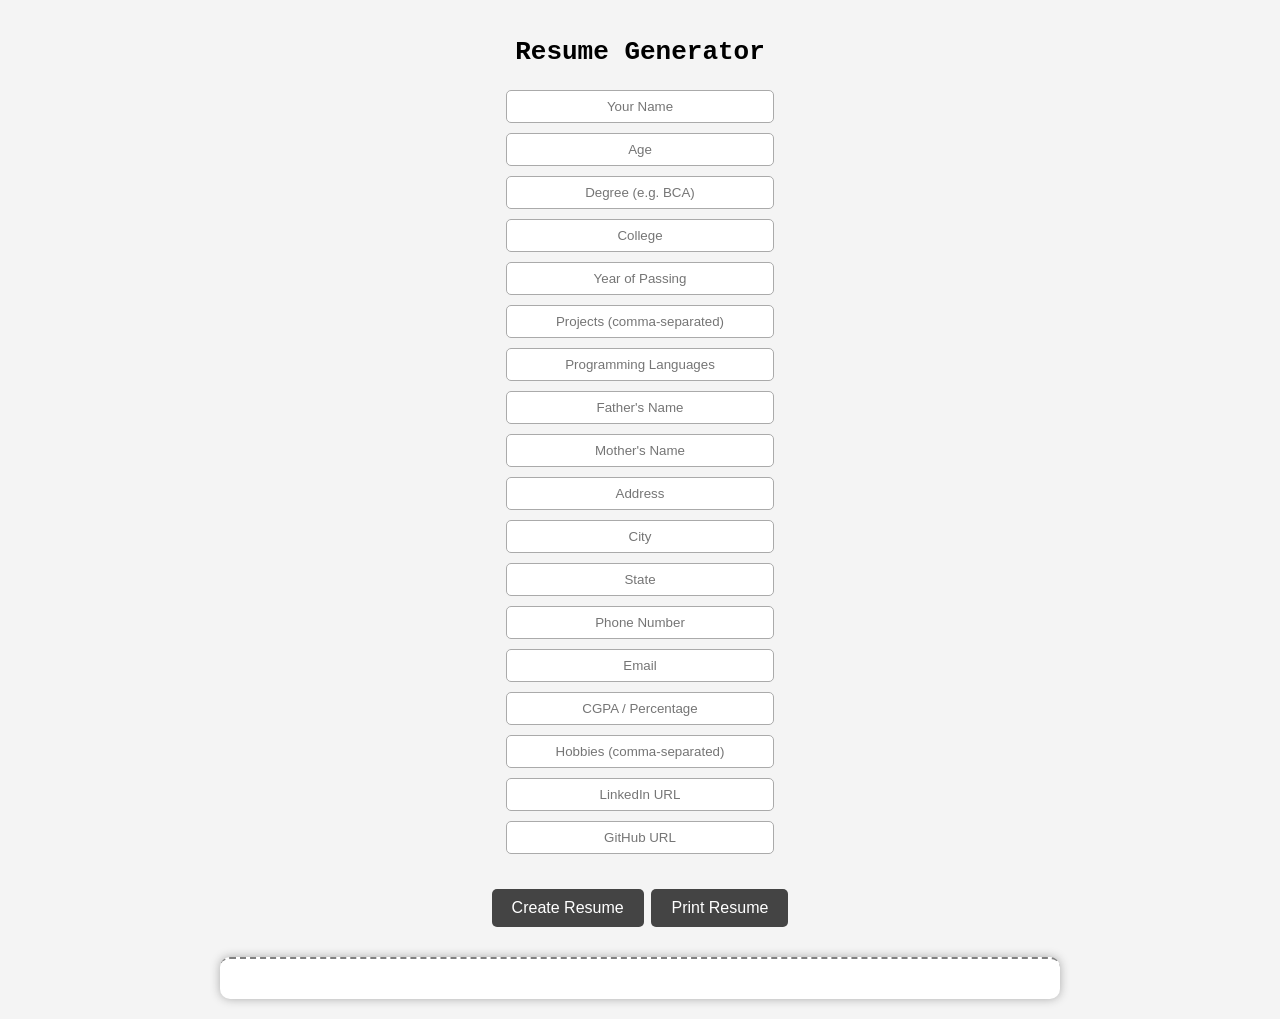
<file: Resume-Maker/index.html>
<!DOCTYPE html>
<html lang="en">
<head>
  <meta charset="UTF-8">
  <meta name="viewport" content="width=device-width, initial-scale=1.0">
  <title>Resume Generator</title>
  <style>
    body {
      font-family: monospace;
      text-align: center;
      background: #f4f4f4;
      margin: 0;
      padding: 20px;
    }

    input {
      text-align: center;
      padding: 8px;
      margin: 5px;
      width: 250px;
      border: 1px solid #aaa;
      border-radius: 5px;
    }

    button {
      padding: 10px 20px;
      font-size: 16px;
      margin-top: 15px;
      cursor: pointer;
      border: none;
      border-radius: 5px;
      background: #444;
      color: white;
      transition: 0.3s ease;
    }

    button:hover {
      background: #222;
    }

    #resume {
      margin-top: 30px;
      padding: 20px;
      text-align: left;
      max-width: 800px;
      margin-left: auto;
      margin-right: auto;
      background: white;
      border-radius: 10px;
      box-shadow: 0 0 10px #aaa;
      border-top: 2px dashed gray;
    }
  </style>
</head>
<body>
  <h1>Resume Generator</h1>

  <input id="name" placeholder="Your Name"><br>
  <input id="age" placeholder="Age"><br>
  <input id="degree" placeholder="Degree (e.g. BCA)"><br>
  <input id="college" placeholder="College"><br>
  <input id="passoutyear" placeholder="Year of Passing"><br>
  <input id="projects" placeholder="Projects (comma-separated)"><br>
  <input id="langs" placeholder="Programming Languages"><br>
  <input id="father" placeholder="Father's Name"><br>
  <input id="mother" placeholder="Mother's Name"><br>
  <input id="address" placeholder="Address"><br>
  <input id="city" placeholder="City"><br>
  <input id="state" placeholder="State"><br>
  <input id="phone" placeholder="Phone Number"><br>
  <input id="email" placeholder="Email"><br>
  <input id="cgpa" placeholder="CGPA / Percentage"><br>
  <input id="hobbies" placeholder="Hobbies (comma-separated)"><br>
  <input id="linkedin" placeholder="LinkedIn URL"><br>
  <input id="github" placeholder="GitHub URL"><br>

  <br>
  <button onclick="generateResume()">Create Resume</button>
  <button onclick="window.print()">Print Resume</button>

  <div id="resume"></div>

  <script>
    function generateResume() {
      const get = id => document.getElementById(id).value;

      const name = get('name');
      const age = get('age');
      const degree = get('degree');
      const college = get('college');
      const passoutyear = get('passoutyear');
      const projects = get('projects');
      const langs = get('langs');
      const father = get('father');
      const mother = get('mother');
      const address = get('address');
      const city = get('city');
      const state = get('state');
      const phone = get('phone');
      const email = get('email');
      const cgpa = get('cgpa');
      const hobbies = get('hobbies');
      const linkedin = get('linkedin');
      const github = get('github');

      document.getElementById('resume').innerHTML = `
        <h1>Resume</h1>
        <p><strong>${name}</strong>, age <strong>${age}</strong>, has graduated in <strong>${degree}</strong> from <strong>${college}</strong> in <strong>${passoutyear}</strong>.</p>

        <h2>Achievements</h2>
        <p>${name} has worked on multiple projects such as <strong>${projects}</strong> and has built a good foundation, with experience in this field and mastery in <strong>${langs}</strong>.</p>

        <h2>Academic Details</h2>
        <p>Degree: ${degree}<br>CGPA: ${cgpa}<br>Year of Passing: ${passoutyear}</p>

        <h2>Personal Information</h2>
        <p>Father's Name: Mr. ${father}<br>Mother's Name: Mrs. ${mother}<br>Address: ${address}, ${city}, ${state}</p>
        <p>Phone: ${phone}<br>Email: ${email}</p>

        <h2>Skills & Interests</h2>
        <p>Languages: ${langs}<br>Hobbies: ${hobbies}</p>

        <h2>Online Profiles</h2>
        <p>LinkedIn: <a href="${linkedin}" target="_blank">${linkedin}</a><br>
        GitHub: <a href="${github}" target="_blank">${github}</a></p>
      `;

      // Scroll to resume
      document.getElementById('resume').scrollIntoView({ behavior: 'smooth' });
    }
  </script>
</body>
</html>
</file>
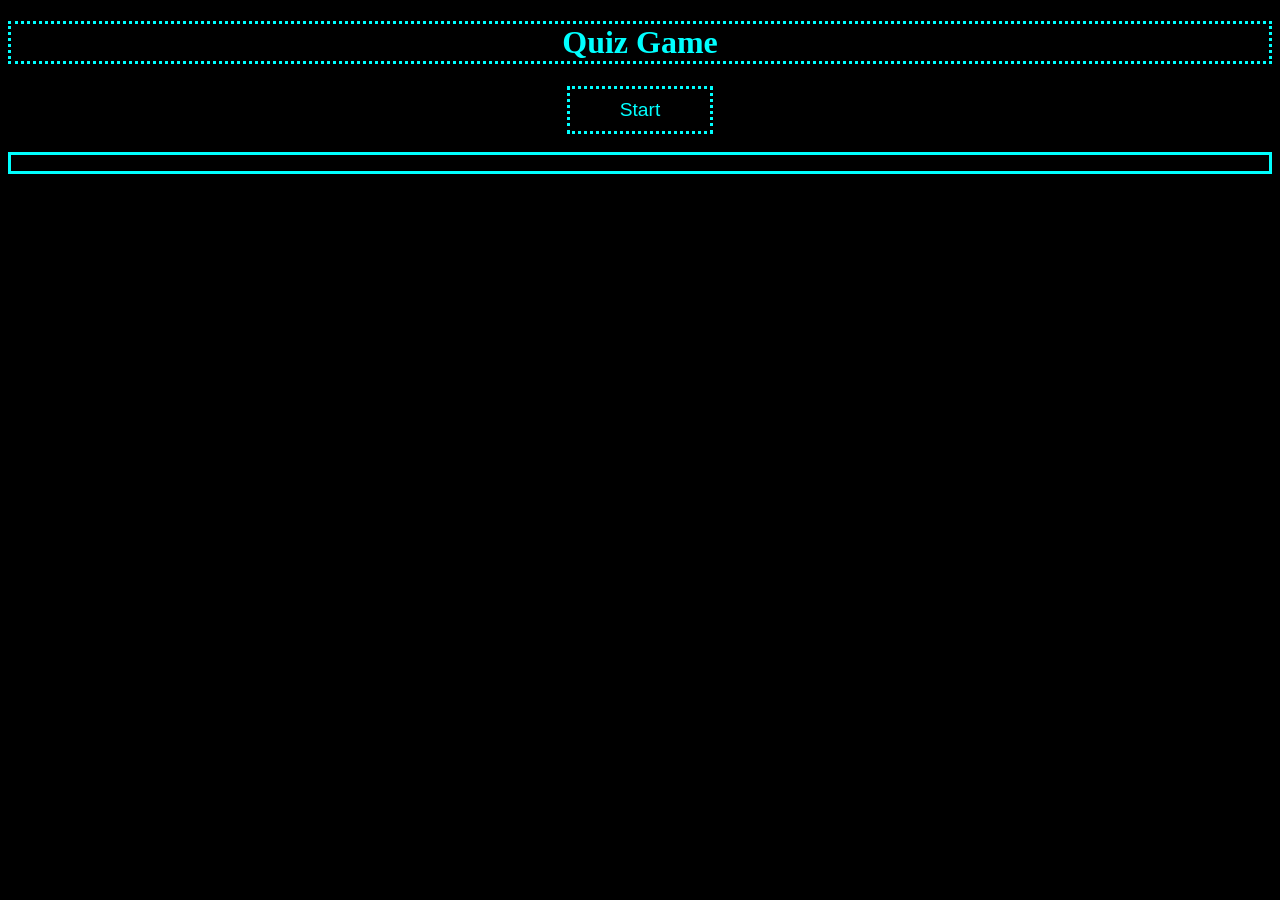
<file: Simple-Quiz-Program/index.html>
<!DOCTYPE html>
<html lang="en">
    <head>
        <meta charset="UTF-8" />
        <title>Title</title>
        <style>
            body {
                font-family: cursive;
                text-align: center;
                color: aqua;
                background-color: black;
            }
            h1 {
                border: dotted;
            }
            button {
                transition: transform 0.2s ease;
                background-color: #000000;
                border-color: aqua;
                color: aqua;
                border: dotted;
                padding: 10px 50px;
                font-size: larger;
            }
            button:hover {
                transform: scale(1.2);
                background-color: #212121; 
            }            
            button:active {
                transform: scale(0.9);
                background-color: #000000; 
            }
            .container {
                border: solid;
            }
            .cell {
                transition: transform 0.2s ease;
            }
            .cell:hover {
                background-color: aqua;
                color: black;
                cursor: pointer;
            }
        </style>
        <!--link rel="stylesheet" href="styles.css" /-->
        <!--script src="script.js"></!--script-->
    </head>
    <body>
        <h1 class="title">Quiz Game</h1>
        <button id="start" onclick="start()">Start</button><br><br>
        <div class="container">
            <p id="content"></p>
            <p class="cell" id="op1"></p>
            <p class="cell" id="op2"></p>
            <p class="cell" id="op3"></p>
        </div>
        <label id="result"></label>
        <br />
        <script>
            const content = document.getElementById("content");
            const op1 = document.getElementById("op1");
            const op2 = document.getElementById("op2");
            const op3 = document.getElementById("op3");
            let question = 0;
            let correct = 0;
            let running = false;
            
            document.getElementById("start").onclick = function() {
                if(running) {
                    endQuiz();
                }
                else {
                    running = true;
                    question = 1;
                    correct = 0;
                    this.innerText = "Good Luck!";
                    showQuestion();
                }
            }
            
            op1.onclick = function() { choose(1); }
            op2.onclick = function() { choose(2); }
            op3.onclick = function() { choose(3); }
            
            function choose(option) {
                if(!running) return;
                if(question === 1 && option === 1) correct++;
                if(question === 2 && option === 1) correct++;
                if(question === 3 && option === 2) correct++;
                if(question === 4 && option === 3) correct++;
                if(question === 5 && option === 3) correct++;
                question++;
                if(question > 5) {
                    endQuiz();
                } else {
                    showQuestion();
                }
            }
            
            function showQuestion() {
                if(question === 1) {
                    content.innerText = "Question 1 : How many colours are there in a rainbow?";
                    op1.innerText = "1. Seven";
                    op2.innerText = "2. Eight";
                    op3.innerText = "3. Nine";
                }
                else if(question === 2) {
                    content.innerText = "Question 2 : How many teeth does an adult human have?";
                    op1.innerText = "1. Thirty Two";
                    op2.innerText = "2. Forty";
                    op3.innerText = "3. Twenty Eight";
                }
                else if(question === 3) {
                    content.innerText = "Question 3 : How many legs do a spider have?";
                    op1.innerText = "1. Seven";
                    op2.innerText = "2. Six";
                    op3.innerText = "3. Five";
                }
                else if(question === 4) {
                    content.innerText = "Question 4 : First 3 prime numbers are.";
                    op1.innerText = "1. 0, 1, 2";
                    op2.innerText = "2. 1, 2, 3";
                    op3.innerText = "3. 2, 3, 5";
                }
                else if(question === 5) {
                    content.innerText = "Question 5 : What is glass made of?";
                    op1.innerText = "1. Marine Sand";
                    op2.innerText = "2. Red Sand";
                    op3.innerText = "3. Silica Sand";
                }
            }
            
            function endQuiz() {
                running = false;
                document.getElementById("start").innerText = "Reset";
                content.innerText = "Quiz ended! Thank you!";
                op1.innerText = "";
                op2.innerText = "";
                op3.innerText = "";
                document.getElementById("result").innerText = `Correct answers: ${correct}`;
            }
        </script>
    </body>
</html>
</file>
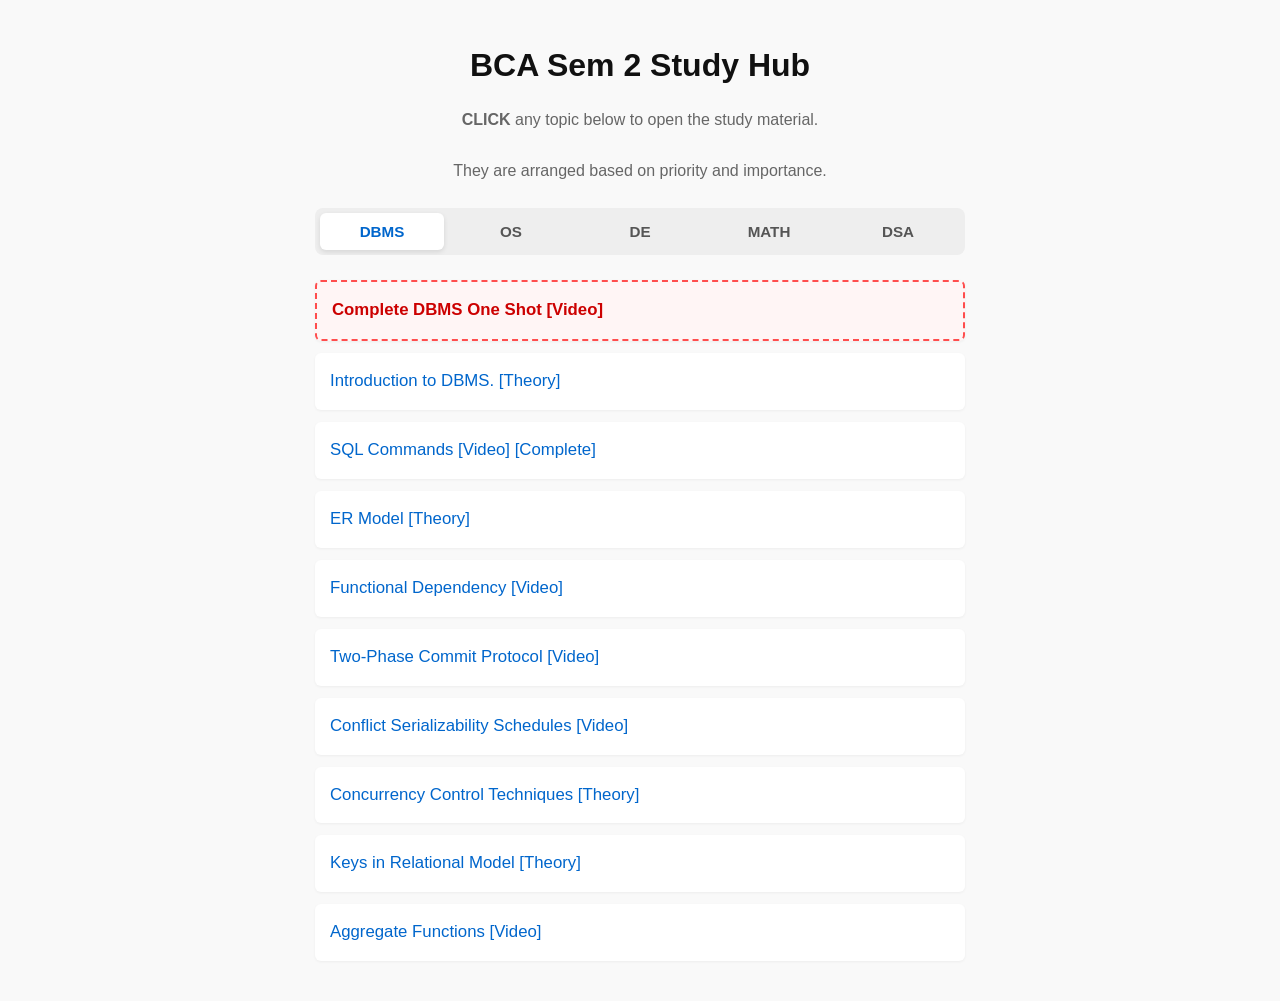
<file: Study-Material-BCA-2nd-Sem/index.html>
<!DOCTYPE html>
<html lang="en">
<head>
    <meta charset="UTF-8">
    <meta name="viewport" content="width=device-width, initial-scale=1.0">
    <title>BCA Sem 2nd - Study Resources</title>
    <style>
        body {
            font-family: -apple-system, BlinkMacSystemFont, "Segoe UI", Roboto, Helvetica, Arial, sans-serif;
            background-color: #f9f9f9;
            color: #333;
            max-width: 650px;
            margin: 40px auto;
            padding: 0 20px;
            line-height: 1.6;
        }
        h1 {
            color: #111;
            text-align: center;
            margin-bottom: 5px;
        }
        .subtitle {
            text-align: center;
            color: #666;
            margin-bottom: 25px;
        }
        
        .tab-navigation {
            display: flex;
            justify-content: space-between;
            background: #eee;
            padding: 5px;
            border-radius: 8px;
            margin-bottom: 25px;
            gap: 5px;
            overflow-x: auto;
        }
        .tab-btn {
            flex: 1;
            background: none;
            border: none;
            padding: 10px 5px;
            font-size: 0.95rem;
            font-weight: 600;
            color: #555;
            cursor: pointer;
            border-radius: 6px;
            transition: all 0.2s ease;
            text-align: center;
            white-space: nowrap;
        }
        .tab-btn:hover {
            background: rgba(255, 255, 255, 0.5);
            color: #111;
        }
        .tab-btn.active {
            background: white;
            color: #0066cc;
            box-shadow: 0 2px 5px rgba(0,0,0,0.1);
        }
        .tab-content {
            display: none;
            opacity: 0;
            transform: translateY(15px);
            transition: opacity 0.35s ease, transform 0.35s ease;
        }
        .tab-content.active {
            display: block;
            opacity: 1;
            transform: translateY(0);
        }

        .link-list {
            list-style: none;
            padding: 0;
            margin: 0;
        }
        .link-item {
            background: white;
            margin: 12px 0;
            padding: 15px;
            border-radius: 6px;
            box-shadow: 0 1px 3px rgba(0,0,0,0.05);
            display: flex;
            justify-content: space-between;
            align-items: center;
            transition: transform 0.2s, box-shadow 0.2s;
        }
        .link-item:hover {
            transform: translateY(-2px);
            box-shadow: 0 4px 8px rgba(0,0,0,0.08);
        }
        .link-item a {
            color: #0066cc;
            text-decoration: none;
            font-weight: 500;
            font-size: 1.05rem;
            display: block;
            width: 100%;
        }
        .link-item a:hover {
            text-decoration: underline;
        }
        
        .special-item {
            border: 2px dashed #ff4d4d;
            background: #fff5f5;
        }
        .special-item a {
            color: #cc0000;
            font-weight: bold;
        }
    </style>
</head>
<body>

    <h1>BCA Sem 2 Study Hub</h1>
    <p class="subtitle"><strong>CLICK</strong> any topic below to open the study material.</p>
    <p class="subtitle">They are arranged based on priority and importance.</p>

    <div class="tab-navigation">
        <button class="tab-btn active" onclick="switchTab('dbms')">DBMS</button>
        <button class="tab-btn" onclick="switchTab('os')">OS</button>
        <button class="tab-btn" onclick="switchTab('de')">DE</button>
        <button class="tab-btn" onclick="switchTab('math')">MATH</button>
        <button class="tab-btn" onclick="switchTab('dsa')">DSA</button>
    </div>

    <div id="dbms" class="tab-content active" style="display: block; opacity: 1; transform: translateY(0);">
        <ul class="link-list">
            <li class="link-item special-item">
                <a href="https://youtu.be/YRnjGeQbsHQ?si=YW2ORD-ytSYj-br5" target="_blank">Complete DBMS One Shot [Video]</a>
            </li>
            <li class="link-item">
                <a href="https://www.geeksforgeeks.org/dbms/introduction-of-dbms-database-management-system-set-1/" target="_blank">Introduction to DBMS. [Theory]</a>
            </li>
            <li class="link-item">
                <a href="https://www.geeksforgeeks.org/dbms/introduction-of-dbms-database-management-system-set-1/" target="_blank">SQL Commands [Video] [Complete]</a>
            </li>
            <li class="link-item">
                <a href="https://www.geeksforgeeks.org/dbms/introduction-of-er-model/" target="_blank">ER Model [Theory]</a>
            </li>
            <li class="link-item">
                <a href="https://youtu.be/fZ41WtisQgo?si=5lCK2baf_QmFl_I9" target="_blank">Functional Dependency [Video]</a>
            </li>
            <li class="link-item">
                <a href="https://youtu.be/7FgU1D4EnpQ?si=RU09QbNJhU7aOZuE" target="_blank">Two-Phase Commit Protocol [Video]</a>
            </li>
            <li class="link-item">
                <a href="https://youtu.be/rjmSWYZnEgk?si=Hdl9r22-N8L8_FWH" target="_blank">Conflict Serializability Schedules [Video]</a>
            </li>
            <li class="link-item">
                <a href="https://www.geeksforgeeks.org/dbms/concurrency-control-in-dbms/" target="_blank">Concurrency Control Techniques [Theory]</a>
            </li>
            <li class="link-item">
                <a href="https://www.geeksforgeeks.org/dbms/types-of-keys-in-relational-model-candidate-super-primary-alternate-and-foreign/" target="_blank">Keys in Relational Model [Theory]</a>
            </li>
            <li class="link-item">
                <a href="https://youtu.be/9HXJUGT-06w?si=5nSXWE3u41n2brgc" target="_blank">Aggregate Functions [Video]</a>
            </li>

        </ul>
    </div>

    <div id="os" class="tab-content">
        <ul class="link-list">
            <li class="link-item">
                <a href="" target="_blank">Working on it.</a>
            </li>
        </ul>
    </div>

    <div id="de" class="tab-content">
        <ul class="link-list">
            <li class="link-item">
                <a href="" target="_blank">Working on it.</a>
            </li>
        </ul>
    </div>

    <div id="math" class="tab-content">
        <ul class="link-list">
            <li class="link-item">
                <a href="" target="_blank">Working on it.</a>
            </li>
        </ul>
    </div>


    <div id="dsa" class="tab-content">
        <ul class="link-list">
            <li class="link-item">
                <a href="https://www.geeksforgeeks.org/dsa/tree-data-structure/" target="_blank">Trees. [Theory]</a>
            </li>
            <li class="link-item">
                <a href="https://youtu.be/iVJ_avaKDXk?si=JwJ-1CZYHHTk4n_5" target="_blank">Trees. [Video]</a>
            </li>
            <li class="link-item">
                <a href="https://youtu.be/b_NjndniOqY?si=0UoAiLQiLzbdqBZz" target="_blank">Tree traversal. [Video]</a>
            </li>
            <li class="link-item">
                <a href="https://www.geeksforgeeks.org/dsa/introduction-to-graphs-data-structure-and-algorithm-tutorials/" target="_blank">Introduction to Graphs.[Theory]</a>
            </li>
            <li class="link-item">
                <a href="https://www.geeksforgeeks.org/dsa/graph-and-its-representations/" target="_blank">Graphs Representation. [Theory]</a>
            </li>
            <li class="link-item">
                <a href="https://www.geeksforgeeks.org/dsa/difference-between-bfs-and-dfs/" target="_blank">DFS vs BFS. [Theory]</a>
            </li>
            <li class="link-item">
                <a href="https://youtu.be/h6cUkkaKNHw?si=goOp215VAnToj_Zs" target="_blank"> Spanning Tree. [Video]</a>
            </li>
            <li class="link-item">
                <a href="https://youtu.be/cplfcGZmX7I?si=Hku-Dd7x5KKUaYXC" target="_blank">Prim's Algorithm. [Video]</a>
            </li>
            <li class="link-item">
                <a href="https://youtu.be/71UQH7Pr9kU?si=JkH1CXP89pAYZ3_u" target="_blank">Kruskal's Algorithm. [Video]</a>
            </li>
            <li class="link-item">
                <a href="https://www.geeksforgeeks.org/dsa/difference-between-prims-and-kruskals-algorithm-for-mst/" target="_blank">14. Prim's vs Kruskal's. [Theory]</a>
            </li>
            <li class="link-item">
                <a href="https://www.geeksforgeeks.org/dsa/calculation-of-address-of-element-of-1-d-2-d-and-3-d-using-row-major-and-column-major-order/" target="_blank">Address Calculation in arrays. [Theory]</a>
            </li>
            <li class="link-item">
                <a href="https://youtu.be/sSYQ1H9-Vks?si=_xGn23VTstBjih1t/" target="_blank">Linear Search vs Binary Search. [Video]</a>
            </li>
            <li class="link-item">
                <a href="https://www.geeksforgeeks.org/dsa/comparison-among-bubble-sort-selection-sort-and-insertion-sort/" target="_blank">Bubble, Selection, Insertion Sort. [Theory]</a>
            </li>
            <li class="link-item">
                <a href="https://www.geeksforgeeks.org/c/implement-stack-in-c/" target="_blank">Stack in C. [Theory]</a>
            </li>
            <li class="link-item">
                <a href="https://www.geeksforgeeks.org/c/queue-in-c/" target="_blank">Queue [Theory]</a>
            </li>
            <li class="link-item">
                <a href="https://www.geeksforgeeks.org/dsa/introduction-to-circular-queue-1/" target="_blank">Circular Queue [Theory + Video]</a>
            </li>
            <li class="link-item">
                <a href="https://youtu.be/N6dOwBde7-M?si=HwOKSZ1Ih_90XaDO" target="_blank">Linked List. [Video]</a>
            </li>
            <li class="link-item special-item">
                <a href="https://watchbutdonotlearn.github.io/" target="_blank">BCA SEM 2 QUESTION PAPER (OFFICIAL)(LEAKED)</a>
            </li>
        </ul>
    </div>

    <script>
        function switchTab(tabId) {
            const buttons = document.querySelectorAll('.tab-btn');
            buttons.forEach(btn => btn.classList.remove('active'));
            
            event.target.classList.add('active');

            const contents = document.querySelectorAll('.tab-content');
            contents.forEach(content => {
                if(content.classList.contains('active')) {
                    content.style.opacity = '0';
                    content.style.transform = 'translateY(15px)';
                    setTimeout(() => {
                        content.classList.remove('active');
                        content.style.display = 'none';
                    }, 200);
                }
            });

            setTimeout(() => {
                const targetPanel = document.getElementById(tabId);
                targetPanel.style.display = 'block';
                targetPanel.offsetHeight; 
                targetPanel.classList.add('active');
                targetPanel.style.opacity = '1';
                targetPanel.style.transform = 'translateY(0)';
            }, 200);
        }
    </script>
</body>
</html>
</file>
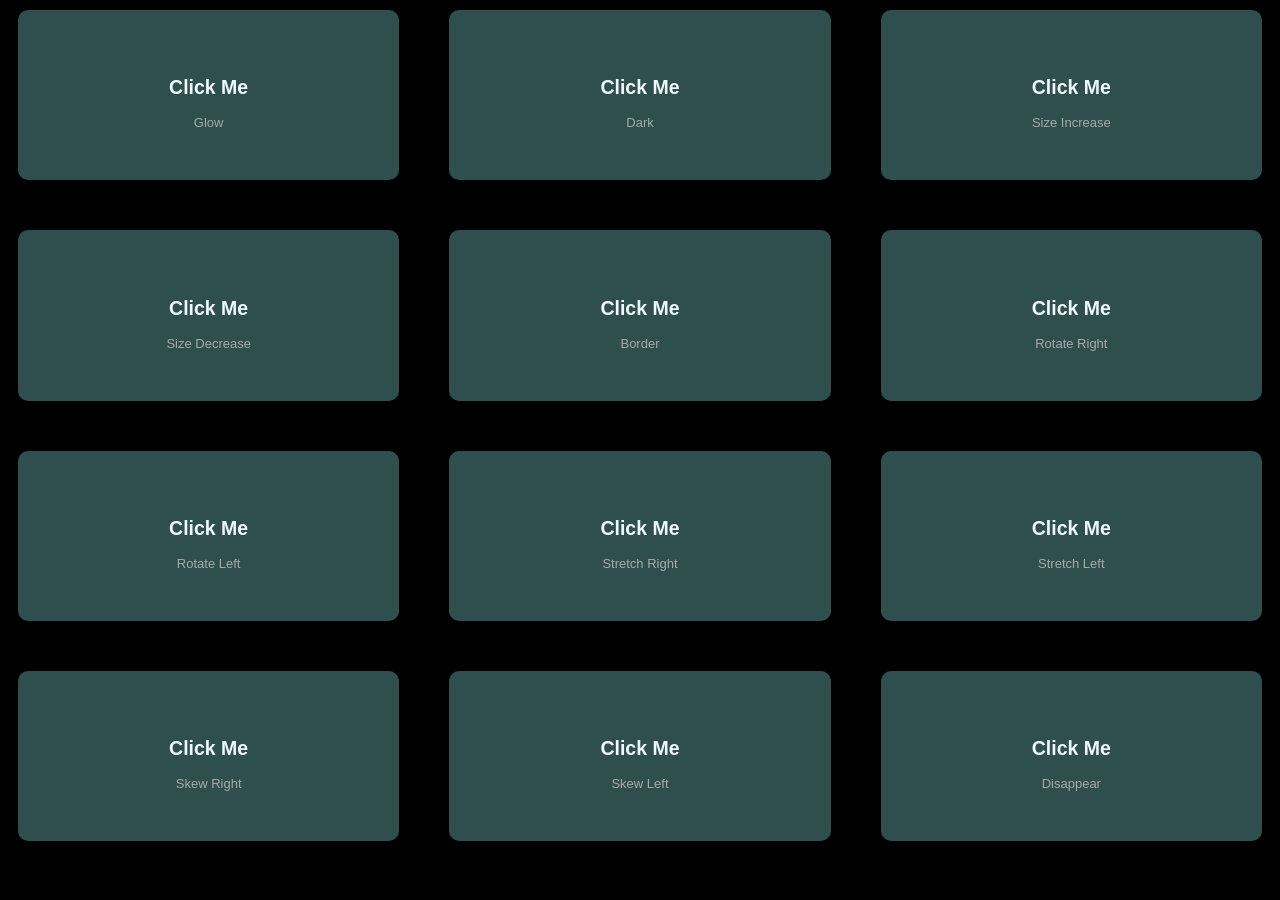
<file: Transition-In-CSS/index.html>
<!DOCTYPE html>
<html lang="en">
    <head>
        <meta name="viewport" content="width=device-width, initial-scale=1.0">
        <title>Interaction</title>
        <style>
            body {
                font-family: Verdana, Geneva, Tahoma, sans-serif;
                background-color: #000000;
            }
            .card {
                display: grid;
                margin: contain;
                grid-template-columns: repeat(3, 1fr);
                margin: 10px;
                gap: 50px;
            }
            #card1 {
                cursor: pointer;
                text-align: center;
                color: aliceblue;
                padding: 50px;
                background-color: darkslategrey;
                font-size: small;
                border-radius: 10px;
                transition: 0.2s;
            }
            #card1:active {
                background-color: #57d1d1;
            }            
            #card2 {
                cursor: pointer;
                text-align: center;
                color: aliceblue;
                padding: 50px;
                background-color: darkslategrey;
                font-size: small;
                border-radius: 10px;
                transition: 0.2s;
            }
            #card2:active {
                background-color: #081e1e;
            }            
            #card3 {
                cursor: pointer;
                text-align: center;
                color: aliceblue;
                padding: 50px;
                background-color: darkslategrey;
                font-size: small;
                border-radius: 10px;
                transition: 0.2s;
            }
            #card3:active {
                transform: scale(1.05);
            }            
            #card4 {
                cursor: pointer;
                text-align: center;
                color: aliceblue;
                padding: 50px;
                background-color: darkslategrey;
                font-size: small;
                border-radius: 10px;
                transition: 0.2s;
            }
            #card4:active {
                transform: scale(0.9);
            }            
            #card5 {
                cursor: pointer;
                text-align: center;
                color: aliceblue;
                padding: 50px;
                background-color: darkslategrey;
                font-size: small;
                border-radius: 10px;
            }
            #card5:active {
                border: solid #ffffff;
            }            
            #card6 {
                cursor: pointer;
                text-align: center;
                color: aliceblue;
                padding: 50px;
                background-color: darkslategrey;
                font-size: small;
                border-radius: 10px;
                transition: 0.2s;
            }
            #card6:active {
                transform: rotate(15deg);
            }            
            #card7 {
                cursor: pointer;
                text-align: center;
                color: aliceblue;
                padding: 50px;
                background-color: darkslategrey;
                font-size: small;
                border-radius: 10px;
                transition: 0.2s;
            }
            #card7:active {
                transform: rotate(-15deg);
            }
            #card8 {
                cursor: pointer;
                text-align: center;
                color: aliceblue;
                padding: 50px;
                background-color: darkslategrey;
                font-size: small;
                border-radius: 10px;
                transition: 0.2s;
            }
            #card8:active {
                transform: skew(-10deg, -10deg);
            }
            #card9 {
                cursor: pointer;
                text-align: center;
                color: aliceblue;
                padding: 50px;
                background-color: darkslategrey;
                font-size: small;
                border-radius: 10px;
                transition: 0.2s;
            }
            #card9:active {
                transform: skew(10deg, 10deg);
            }
            #card10 {
                cursor: pointer;
                text-align: center;
                color: aliceblue;
                padding: 50px;
                background-color: darkslategrey;
                font-size: small;
                border-radius: 10px;
                transition: 0.2s;
            }
            #card10:active {
                transform: skew(-10deg);
            }
            #card11 {
                cursor: pointer;
                text-align: center;
                color: aliceblue;
                padding: 50px;
                background-color: darkslategrey;
                font-size: small;
                border-radius: 10px;
                transition: 0.2s;
            }
            #card11:active {
                transform: skew(10deg);
            }
            #card12 {
                cursor: pointer;
                text-align: center;
                color: aliceblue;
                padding: 50px;
                background-color: darkslategrey;
                font-size: small;
                border-radius: 10px;
            }
            #card12:active {
                display: none;
            }
            span {
                color: darkgrey;
            }
        </style>
    </head>
    <body>
        <div class="card">
            <div id="card1">
                <h2>Click Me</h2>
                <span>Glow</span>
            </div>
            <div id="card2">
                <h2>Click Me</h2>
                <span>Dark</span>
            </div>
            <div id="card3">
                <h2>Click Me</h2>
                <span>Size Increase</span>
            </div>
            <div id="card4">
                <h2>Click Me</h2>
                <span>Size Decrease</span>
            </div>
            <div id="card5">
                <h2>Click Me</h2>
                <span>Border</span>
            </div>
            <div id="card6">
                <h2>Click Me</h2>
                <span>Rotate Right</span>
            </div>
            <div id="card7">
                <h2>Click Me</h2>
                <span>Rotate Left</span>
            </div>
            <div id="card8">
                <h2>Click Me</h2>
                <span>Stretch Right</span>
            </div>
            <div id="card9">
                <h2>Click Me</h2>
                <span>Stretch Left</span>
            </div>
            <div id="card10">
                <h2>Click Me</h2>
                <span>Skew Right</span>
            </div>
            <div id="card11">
                <h2>Click Me</h2>
                <span>Skew Left</span>
            </div>
            <div id="card12">
                <h2>Click Me</h2>
                <span>Disappear</span>
            </div>
        </div>
    </body>
</html>
</file>
